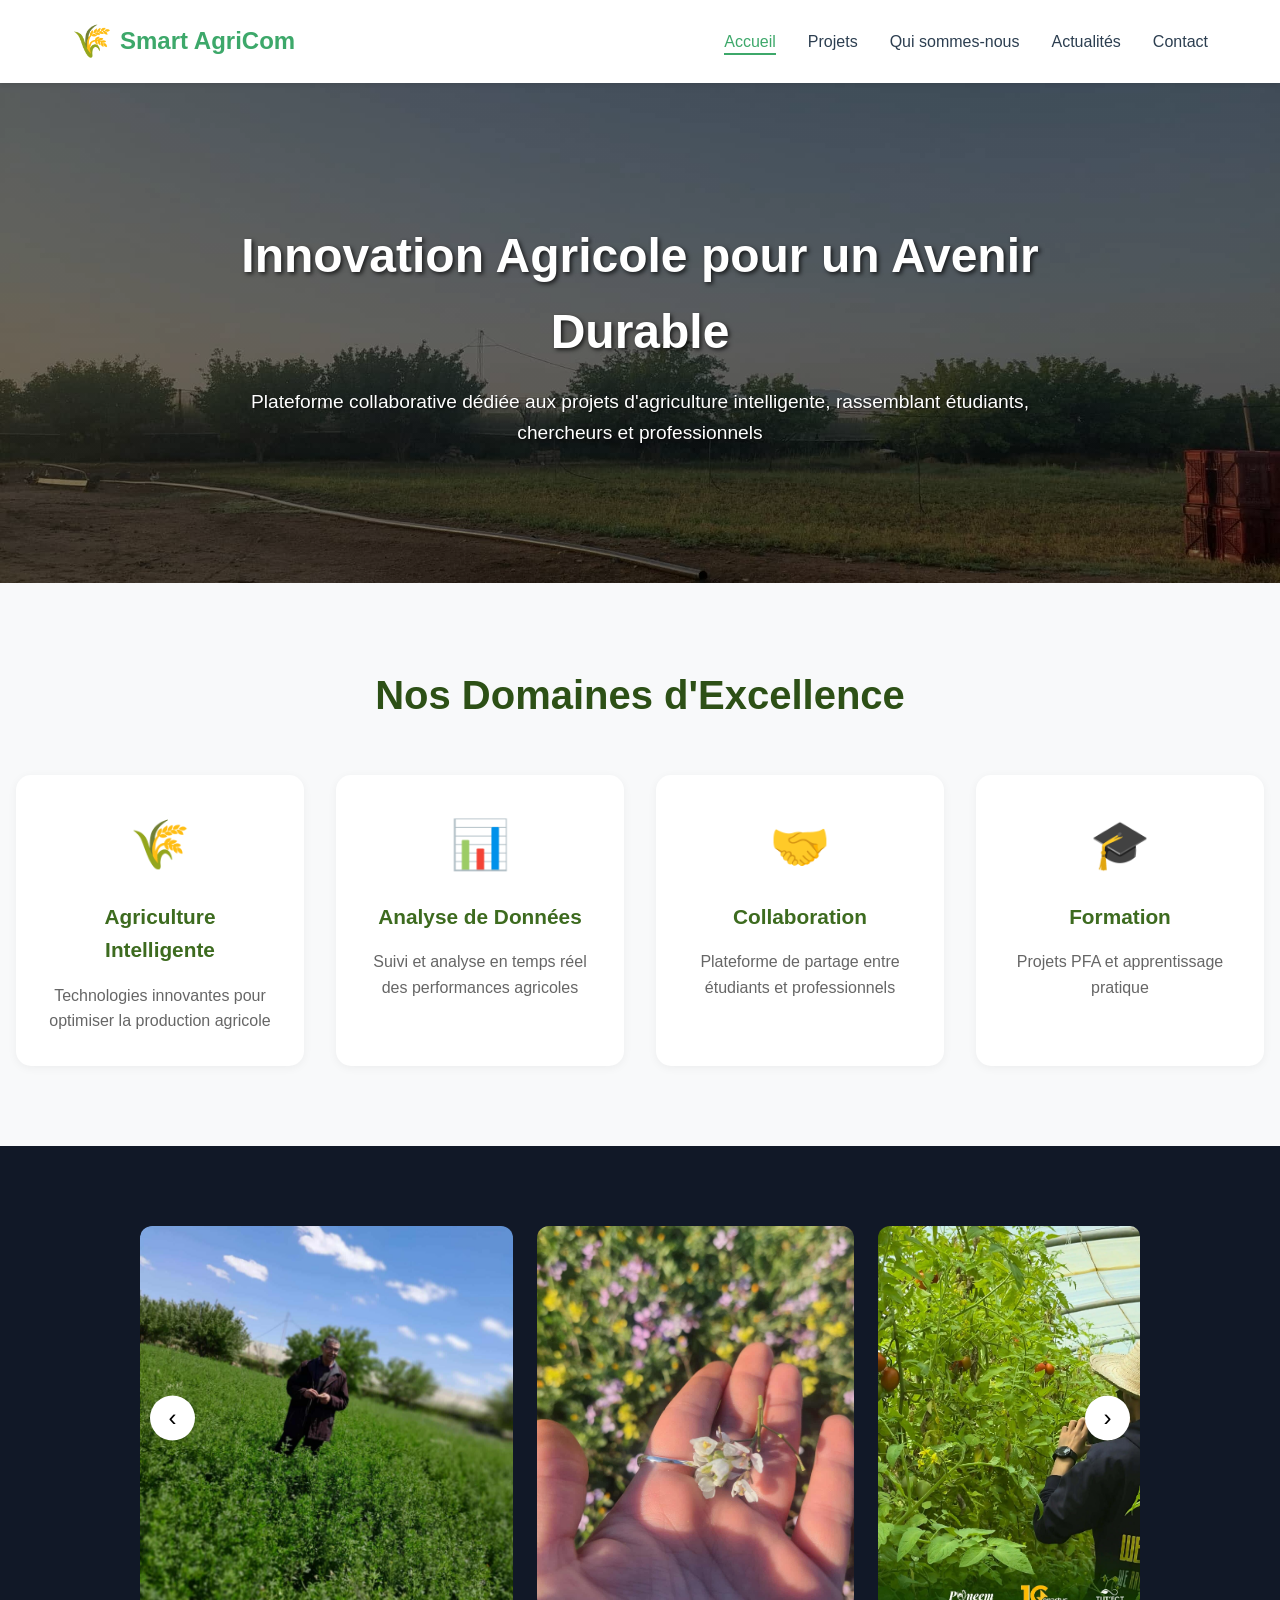
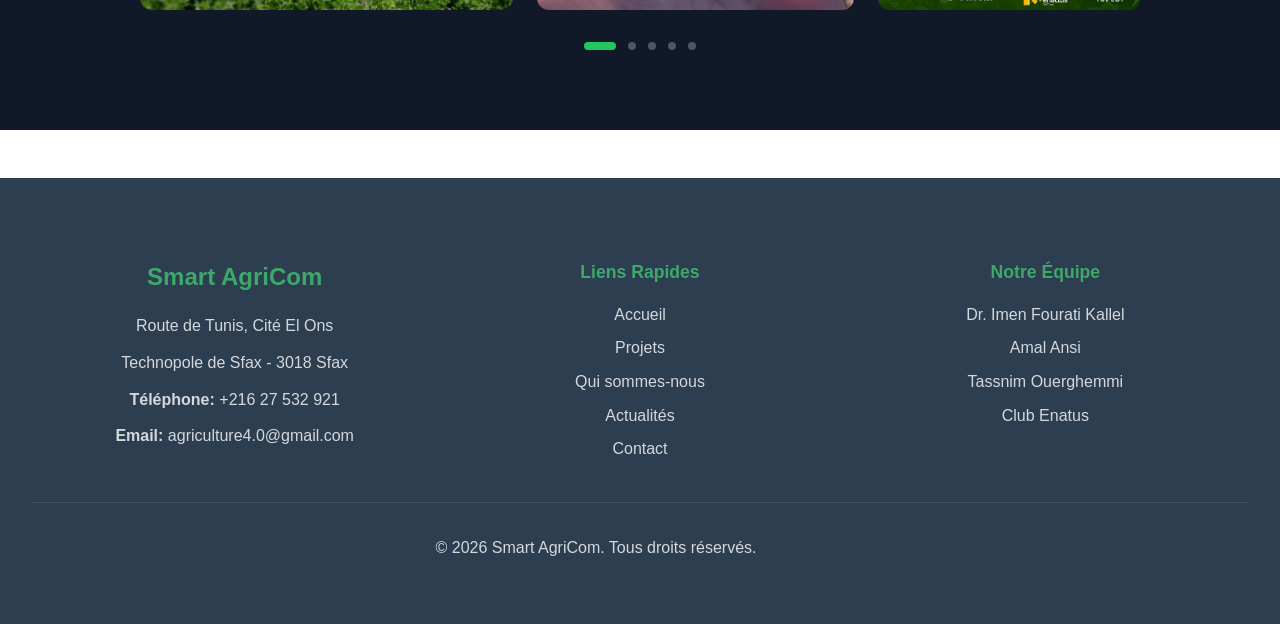
<file: SmartAgriCom with html+css+js - Copie/index.html>
<!DOCTYPE html>
<html lang="fr">
<head>
    <meta charset="UTF-8">
    <meta name="viewport" content="width=device-width, initial-scale=1.0">
    <title>Smart AgriCom - Innovation Agricole</title>
    <link rel="stylesheet" href="styles.css">
</head>
<body>
    <nav class="navbar">
        <div class="nav-container">
            <div class="logo">
                <span class="logo-icon">🌾</span>
                <span class="logo-text">Smart AgriCom</span>
            </div>
            <ul class="nav-menu">
                <li><a href="index.html" class="nav-link active">Accueil</a></li>
                <li><a href="projets.html" class="nav-link">Projets</a></li>
                <li><a href="about.html" class="nav-link">Qui sommes-nous</a></li>
                <li><a href="news.html" class="nav-link">Actualités</a></li>
                <li><a href="contact.html" class="nav-link">Contact</a></li>
            </ul>
        </div>
    </nav>

    <section class="hero">
        <div class="hero-content">
            <h1 class="hero-title">Innovation Agricole pour un Avenir Durable</h1>
            <p class="hero-subtitle">Plateforme collaborative dédiée aux projets d'agriculture intelligente, rassemblant étudiants, chercheurs et professionnels</p>
        </div>
    </section>

            <!-- ===== FEATURES SECTION ===== -->
        <section class="features">
            <div class="container">
                <h2 class="section-title">Nos Domaines d'Excellence</h2>
                <div class="features-grid">
                    <!-- Feature 1 -->
                    <div class="feature-card">
                        <div class="feature-icon">🌾</div>
                        <h3>Agriculture Intelligente</h3>
                        <p>Technologies innovantes pour optimiser la production agricole</p>
                    </div>

                    <!-- Feature 2 -->
                    <div class="feature-card">
                        <div class="feature-icon">📊</div>
                        <h3>Analyse de Données</h3>
                        <p>Suivi et analyse en temps réel des performances agricoles</p>
                    </div>

                    <!-- Feature 3 -->
                    <div class="feature-card">
                        <div class="feature-icon">🤝</div>
                        <h3>Collaboration</h3>
                        <p>Plateforme de partage entre étudiants et professionnels</p>
                    </div>

                    <!-- Feature 4 -->
                    <div class="feature-card">
                        <div class="feature-icon">🎓</div>
                        <h3>Formation</h3>
                        <p>Projets PFA et apprentissage pratique</p>
                    </div>
                </div>
            </div>
        </section>

        <!-- ===== SERVICES/CAROUSEL SECTION ===== -->
        <section id="services" class="services">
            <div class="container">
                <div class="carousel">
                    <!-- Previous Button -->
                    <button class="nav prev" id="carousel-prev">‹</button>

                    <!-- Carousel Viewport -->
                    <div class="viewport">
                        <div class="track" id="carousel-track">
                            <!-- Slide 1 -->
                            <div class="slide">
                                <img src="assets/img/101.jpg" alt="Serre agricole moderne">
                            </div>

                            <!-- Slide 2 -->
                            <div class="slide">
                                <img src="assets/img/98.jpg" alt="Agriculture de précision">
                            </div>

                            <!-- Slide 3 -->
                            <div class="slide">
                                <img src="assets/img/99.jpg" alt="Irrigation moderne">
                            </div>

                            <!-- Slide 4 -->
                            <div class="slide">
                                <img src="assets/img/501.jpg" alt="Culture biologique">
                            </div>

                            <!-- Slide 5 -->
                            <div class="slide">
                                <img src="assets/img/87.jpg" alt="Récolte">
                            </div>

                            <!-- Slide 6 -->
                            <div class="slide">
                                <img src="assets/img/32.jpg" alt="Récolte">
                            </div>

                            <!-- Slide 7 -->
                            <div class="slide">
                                <img src="assets/img/31.jpg" alt="Récolte">
                            </div>
                        </div>
                    </div>

                    <!-- Next Button -->
                    <button class="nav next" id="carousel-next">›</button>
                </div>

                <!-- Dots Navigation -->
                <div class="dots" id="carousel-dots">
                    <span class="dot active" data-slide="0"></span>
                    <span class="dot" data-slide="1"></span>
                    <span class="dot" data-slide="2"></span>
                    <span class="dot" data-slide="3"></span>
                    <span class="dot" data-slide="4"></span>
                </div>
            </div>
        </section>



    <!-- ============= FOOTER ============= -->
    <footer id="footer" class="footer dark-background">
        <div class="footer-top">
            <div class="container-xl">
                <div class="footer-grid">
                    <div class="footer-about">
                        <h3 class="sitename">Smart AgriCom</h3>
                        <div class="footer-contact">
                            <p>Route de Tunis, Cité El Ons</p>
                            <p>Technopole de Sfax - 3018 Sfax</p>
                            <p class="mt-3"><strong>Téléphone:</strong> <span>+216 27 532 921</span></p>
                            <p><strong>Email:</strong> <span>agriculture4.0@gmail.com</span></p>
                        </div>
                    </div>

                    <div class="footer-links">
                        <h4>Liens Rapides</h4>
                        <ul>
                            <li><a href="#" onclick="loadPage('accueil')">Accueil</a></li>
                            <li><a href="#" onclick="loadPage('projets')">Projets</a></li>
                            <li><a href="#" onclick="loadPage('quisommesnous')">Qui sommes-nous</a></li>
                            <li><a href="#" onclick="loadPage('actualites')">Actualités</a></li>
                            <li><a href="#" onclick="loadPage('contact')">Contact</a></li>
                        </ul>
                    </div>

                    <div class="footer-links">
                        <h4>Notre Équipe</h4>
                        <ul>
                            <li><a href="#">Dr. Imen Fourati Kallel</a></li>
                            <li><a href="#">Amal Ansi</a></li>
                            <li><a href="#">Tassnim Ouerghemmi</a></li>
                            <li><a href="#">Club Enatus</a></li>
                        </ul>
                    </div>
                </div>
            </div>
        </div>

        <div class="copyright text-center">
            <div class="footer-bottom">
                <div class="copyright-text">
                    <p>&copy; 2026 Smart AgriCom. Tous droits réservés.</p>
                </div>

                <div class="social-links">
                    <a href="#" title="Twitter"><i class="fab fa-twitter"></i></a>
                    <a href="#" title="Facebook"><i class="fab fa-facebook"></i></a>
                    <a href="#" title="Instagram"><i class="fab fa-instagram"></i></a>
                    <a href="#" title="LinkedIn"><i class="fab fa-linkedin"></i></a>
                </div>
            </div>
        </div>
    </footer>

    <script src="script.js"></script>
</body>
</html>
</file>
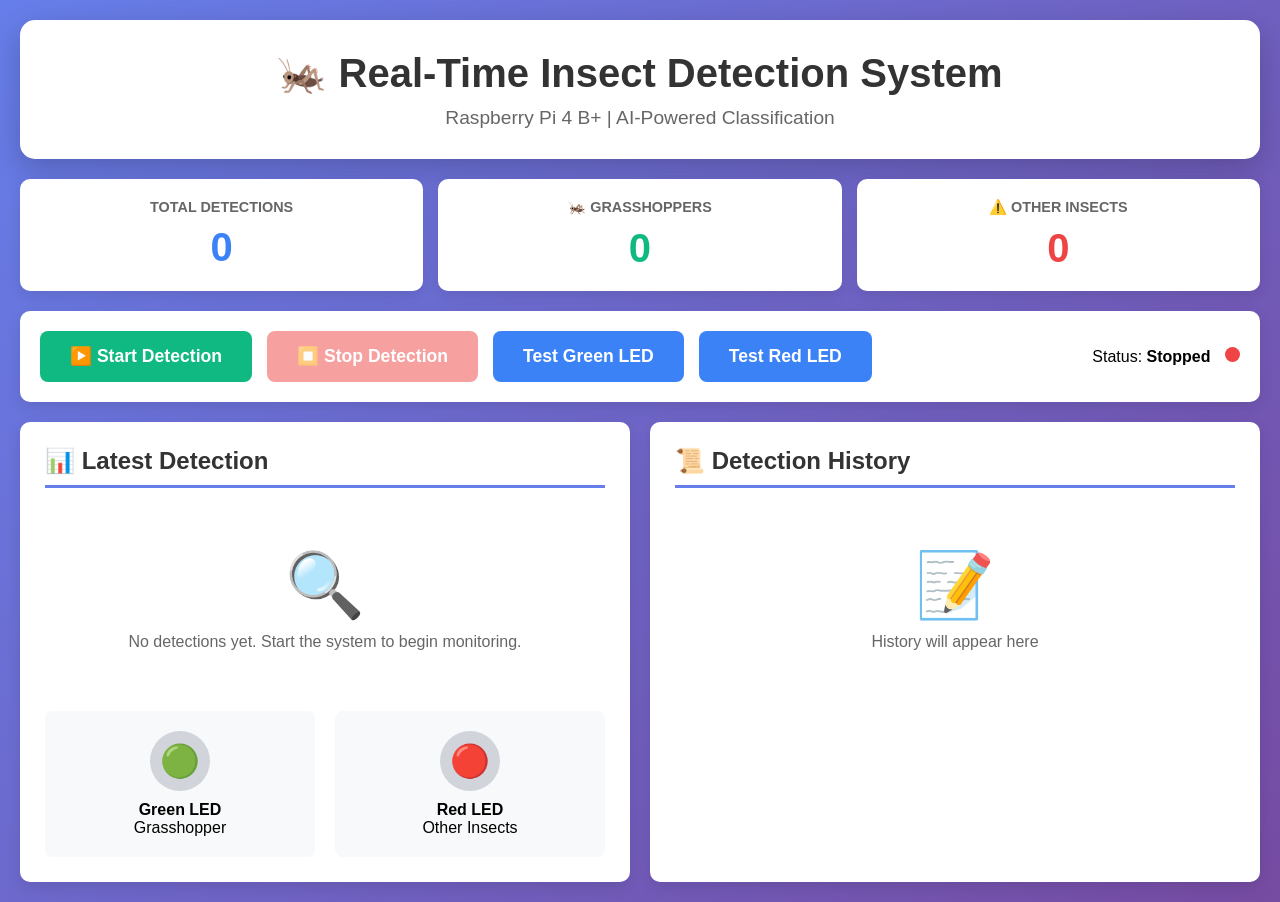
<file: templates/index.html>
<!DOCTYPE html>
<html lang="en">
<head>
    <meta charset="UTF-8">
    <meta name="viewport" content="width=device-width, initial-scale=1.0">
    <title>🦗 Insect Detection System</title>
    <script src="https://cdn.socket.io/4.5.4/socket.io.min.js"></script>
    <style>
        * {
            margin: 0;
            padding: 0;
            box-sizing: border-box;
        }

        body {
            font-family: 'Segoe UI', Tahoma, Geneva, Verdana, sans-serif;
            background: linear-gradient(135deg, #667eea 0%, #764ba2 100%);
            min-height: 100vh;
            padding: 20px;
        }

        .container {
            max-width: 1400px;
            margin: 0 auto;
        }

        header {
            background: white;
            padding: 30px;
            border-radius: 15px;
            box-shadow: 0 10px 30px rgba(0,0,0,0.2);
            margin-bottom: 20px;
            text-align: center;
        }

        h1 {
            color: #333;
            font-size: 2.5em;
            margin-bottom: 10px;
        }

        .subtitle {
            color: #666;
            font-size: 1.2em;
        }

        .status-bar {
            display: flex;
            gap: 15px;
            margin-bottom: 20px;
            flex-wrap: wrap;
        }

        .status-card {
            flex: 1;
            min-width: 200px;
            background: white;
            padding: 20px;
            border-radius: 10px;
            box-shadow: 0 5px 15px rgba(0,0,0,0.1);
            text-align: center;
        }

        .status-card h3 {
            color: #666;
            font-size: 0.9em;
            text-transform: uppercase;
            margin-bottom: 10px;
        }

        .status-card .value {
            font-size: 2.5em;
            font-weight: bold;
            color: #333;
        }

        .status-card.green .value {
            color: #10b981;
        }

        .status-card.red .value {
            color: #ef4444;
        }

        .status-card.blue .value {
            color: #3b82f6;
        }

        .controls {
            background: white;
            padding: 20px;
            border-radius: 10px;
            box-shadow: 0 5px 15px rgba(0,0,0,0.1);
            margin-bottom: 20px;
            display: flex;
            gap: 15px;
            flex-wrap: wrap;
            align-items: center;
        }

        button {
            padding: 15px 30px;
            border: none;
            border-radius: 8px;
            font-size: 1.1em;
            font-weight: bold;
            cursor: pointer;
            transition: all 0.3s;
            color: white;
        }

        button:hover {
            transform: translateY(-2px);
            box-shadow: 0 5px 15px rgba(0,0,0,0.2);
        }

        .btn-start {
            background: #10b981;
        }

        .btn-stop {
            background: #ef4444;
        }

        .btn-test {
            background: #3b82f6;
        }

        button:disabled {
            opacity: 0.5;
            cursor: not-allowed;
            transform: none;
        }

        .status-indicator {
            display: inline-block;
            width: 15px;
            height: 15px;
            border-radius: 50%;
            margin-left: 10px;
            animation: pulse 2s infinite;
        }

        .status-indicator.running {
            background: #10b981;
        }

        .status-indicator.stopped {
            background: #ef4444;
        }

        @keyframes pulse {
            0%, 100% { opacity: 1; }
            50% { opacity: 0.5; }
        }

        .main-content {
            display: grid;
            grid-template-columns: 1fr 1fr;
            gap: 20px;
        }

        @media (max-width: 1024px) {
            .main-content {
                grid-template-columns: 1fr;
            }
        }

        .card {
            background: white;
            padding: 25px;
            border-radius: 10px;
            box-shadow: 0 5px 15px rgba(0,0,0,0.1);
        }

        .card h2 {
            color: #333;
            margin-bottom: 20px;
            font-size: 1.5em;
            border-bottom: 3px solid #667eea;
            padding-bottom: 10px;
        }

        .detection-item {
            background: #f8f9fa;
            padding: 15px;
            border-radius: 8px;
            margin-bottom: 10px;
            border-left: 5px solid #667eea;
            animation: slideIn 0.3s;
        }

        .detection-item.grasshopper {
            border-left-color: #10b981;
            background: #f0fdf4;
        }

        .detection-item.other {
            border-left-color: #ef4444;
            background: #fef2f2;
        }

        @keyframes slideIn {
            from {
                opacity: 0;
                transform: translateX(-20px);
            }
            to {
                opacity: 1;
                transform: translateX(0);
            }
        }

        .detection-header {
            display: flex;
            justify-content: space-between;
            align-items: center;
            margin-bottom: 8px;
        }

        .detection-type {
            font-weight: bold;
            font-size: 1.1em;
        }

        .detection-type.grasshopper {
            color: #10b981;
        }

        .detection-type.other {
            color: #ef4444;
        }

        .detection-confidence {
            background: #667eea;
            color: white;
            padding: 4px 12px;
            border-radius: 20px;
            font-size: 0.9em;
        }

        .detection-time {
            color: #666;
            font-size: 0.9em;
        }

        .led-status {
            display: flex;
            gap: 20px;
            margin-top: 20px;
        }

        .led-indicator {
            flex: 1;
            text-align: center;
            padding: 20px;
            border-radius: 8px;
            background: #f8f9fa;
        }

        .led-icon {
            width: 60px;
            height: 60px;
            margin: 0 auto 10px;
            border-radius: 50%;
            display: flex;
            align-items: center;
            justify-content: center;
            font-size: 2em;
        }

        .led-icon.green {
            background: #10b981;
            box-shadow: 0 0 20px #10b981;
        }

        .led-icon.red {
            background: #ef4444;
            box-shadow: 0 0 20px #ef4444;
        }

        .led-icon.off {
            background: #d1d5db;
            box-shadow: none;
        }

        .notification {
            position: fixed;
            top: 20px;
            right: 20px;
            background: white;
            padding: 20px;
            border-radius: 10px;
            box-shadow: 0 10px 30px rgba(0,0,0,0.3);
            max-width: 400px;
            animation: slideInRight 0.3s;
            z-index: 1000;
        }

        @keyframes slideInRight {
            from {
                transform: translateX(400px);
            }
            to {
                transform: translateX(0);
            }
        }

        .notification.success {
            border-left: 5px solid #10b981;
        }

        .notification.danger {
            border-left: 5px solid #ef4444;
        }

        .empty-state {
            text-align: center;
            padding: 40px;
            color: #666;
        }

        .empty-state-icon {
            font-size: 4em;
            margin-bottom: 10px;
        }

        #history {
            max-height: 500px;
            overflow-y: auto;
        }

        #history::-webkit-scrollbar {
            width: 8px;
        }

        #history::-webkit-scrollbar-track {
            background: #f1f1f1;
            border-radius: 10px;
        }

        #history::-webkit-scrollbar-thumb {
            background: #667eea;
            border-radius: 10px;
        }

        .loading {
            text-align: center;
            padding: 20px;
            color: #666;
        }

        .spinner {
            border: 3px solid #f3f3f3;
            border-top: 3px solid #667eea;
            border-radius: 50%;
            width: 40px;
            height: 40px;
            animation: spin 1s linear infinite;
            margin: 0 auto;
        }

        @keyframes spin {
            0% { transform: rotate(0deg); }
            100% { transform: rotate(360deg); }
        }
    </style>
</head>
<body>
    <div class="container">
        <header>
            <h1>🦗 Real-Time Insect Detection System</h1>
            <p class="subtitle">Raspberry Pi 4 B+ | AI-Powered Classification</p>
        </header>

        <div class="status-bar">
            <div class="status-card blue">
                <h3>Total Detections</h3>
                <div class="value" id="total-count">0</div>
            </div>
            <div class="status-card green">
                <h3>🦗 Grasshoppers</h3>
                <div class="value" id="grasshopper-count">0</div>
            </div>
            <div class="status-card red">
                <h3>⚠️ Other Insects</h3>
                <div class="value" id="other-count">0</div>
            </div>
        </div>

        <div class="controls">
            <button class="btn-start" id="btn-start" onclick="startDetection()">
                ▶️ Start Detection
            </button>
            <button class="btn-stop" id="btn-stop" onclick="stopDetection()" disabled>
                ⏹️ Stop Detection
            </button>
            <button class="btn-test" onclick="testLED('green')">
                Test Green LED
            </button>
            <button class="btn-test" onclick="testLED('red')">
                Test Red LED
            </button>
            <div style="flex: 1"></div>
            <div>
                Status: <strong id="status-text">Stopped</strong>
                <span class="status-indicator stopped" id="status-indicator"></span>
            </div>
        </div>

        <div class="main-content">
            <div class="card">
                <h2>📊 Latest Detection</h2>
                <div id="latest-detection">
                    <div class="empty-state">
                        <div class="empty-state-icon">🔍</div>
                        <p>No detections yet. Start the system to begin monitoring.</p>
                    </div>
                </div>
                
                <div class="led-status">
                    <div class="led-indicator">
                        <div class="led-icon off" id="green-led">🟢</div>
                        <div><strong>Green LED</strong></div>
                        <div>Grasshopper</div>
                    </div>
                    <div class="led-indicator">
                        <div class="led-icon off" id="red-led">🔴</div>
                        <div><strong>Red LED</strong></div>
                        <div>Other Insects</div>
                    </div>
                </div>
            </div>

            <div class="card">
                <h2>📜 Detection History</h2>
                <div id="history">
                    <div class="empty-state">
                        <div class="empty-state-icon">📝</div>
                        <p>History will appear here</p>
                    </div>
                </div>
            </div>
        </div>
    </div>

    <script>
        // Socket.IO connection
        const socket = io();

        // State
        let isRunning = false;

        // Connect to server
        socket.on('connect', function() {
            console.log('Connected to server');
            loadStatus();
            loadHistory();
        });

        // Listen for new detections
        socket.on('new_detection', function(data) {
            console.log('New detection:', data);
            updateLatestDetection(data);
            addToHistory(data);
            updateStats();
            showNotification(data);
            flashLED(data.is_grasshopper ? 'green' : 'red');
        });

        // Listen for status changes
        socket.on('status_change', function(data) {
            isRunning = data.running;
            updateUI();
        });

        // Load initial status
        function loadStatus() {
            fetch('/api/status')
                .then(response => response.json())
                .then(data => {
                    isRunning = data.running;
                    if (data.last_detection) {
                        updateLatestDetection(data.last_detection);
                    }
                    updateStats();
                    updateUI();
                });
        }

        // Load history
        function loadHistory() {
            fetch('/api/history')
                .then(response => response.json())
                .then(data => {
                    const historyDiv = document.getElementById('history');
                    if (data.length === 0) {
                        historyDiv.innerHTML = `
                            <div class="empty-state">
                                <div class="empty-state-icon">📝</div>
                                <p>History will appear here</p>
                            </div>
                        `;
                    } else {
                        historyDiv.innerHTML = data.map(item => createHistoryItem(item)).join('');
                    }
                });
        }

        // Update statistics
        function updateStats() {
            fetch('/api/stats')
                .then(response => response.json())
                .then(data => {
                    document.getElementById('total-count').textContent = data.total;
                    document.getElementById('grasshopper-count').textContent = data.grasshopper;
                    document.getElementById('other-count').textContent = data.other;
                });
        }

        // Start detection
        function startDetection() {
            fetch('/api/start', { method: 'POST' })
                .then(response => response.json())
                .then(data => {
                    console.log(data.message);
                });
        }

        // Stop detection
        function stopDetection() {
            fetch('/api/stop', { method: 'POST' })
                .then(response => response.json())
                .then(data => {
                    console.log(data.message);
                });
        }

        // Test LED
        function testLED(type) {
            fetch('/api/test_led', {
                method: 'POST',
                headers: { 'Content-Type': 'application/json' },
                body: JSON.stringify({ type: type })
            })
            .then(response => response.json())
            .then(data => {
                flashLED(type);
                alert(data.message);
            });
        }

        // Update UI based on running state
        function updateUI() {
            document.getElementById('btn-start').disabled = isRunning;
            document.getElementById('btn-stop').disabled = !isRunning;
            document.getElementById('status-text').textContent = isRunning ? 'Running' : 'Stopped';
            
            const indicator = document.getElementById('status-indicator');
            indicator.className = 'status-indicator ' + (isRunning ? 'running' : 'stopped');
        }

        // Update latest detection display
        function updateLatestDetection(data) {
            const className = data.is_grasshopper ? 'grasshopper' : 'other';
            const html = `
                <div class="detection-item ${className}">
                    <div class="detection-header">
                        <span class="detection-type ${className}">
                            ${data.is_grasshopper ? '🦗' : '⚠️'} ${data.type}
                        </span>
                        <span class="detection-confidence">${data.confidence.toFixed(1)}%</span>
                    </div>
                    <div class="detection-time">⏰ ${data.timestamp}</div>
                </div>
            `;
            document.getElementById('latest-detection').innerHTML = html;
        }

        // Create history item HTML
        function createHistoryItem(data) {
            const className = data.is_grasshopper ? 'grasshopper' : 'other';
            return `
                <div class="detection-item ${className}">
                    <div class="detection-header">
                        <span class="detection-type ${className}">
                            ${data.is_grasshopper ? '🦗' : '⚠️'} ${data.type}
                        </span>
                        <span class="detection-confidence">${data.confidence.toFixed(1)}%</span>
                    </div>
                    <div class="detection-time">⏰ ${data.timestamp}</div>
                </div>
            `;
        }

        // Add detection to history
        function addToHistory(data) {
            const historyDiv = document.getElementById('history');
            const isEmpty = historyDiv.querySelector('.empty-state');
            
            if (isEmpty) {
                historyDiv.innerHTML = '';
            }
            
            historyDiv.insertAdjacentHTML('afterbegin', createHistoryItem(data));
            
            // Keep only last 50 items in view
            const items = historyDiv.querySelectorAll('.detection-item');
            if (items.length > 50) {
                items[items.length - 1].remove();
            }
        }

        // Flash LED indicator
        function flashLED(color) {
            const ledId = color + '-led';
            const led = document.getElementById(ledId);
            led.classList.remove('off');
            led.classList.add(color);
            
            setTimeout(() => {
                led.classList.remove(color);
                led.classList.add('off');
            }, 3000);
        }

        // Show notification
        function showNotification(data) {
            const notification = document.createElement('div');
            notification.className = 'notification ' + (data.is_grasshopper ? 'success' : 'danger');
            notification.innerHTML = `
                <h3>${data.is_grasshopper ? '🦗 Grasshopper Detected!' : '⚠️ Other Insect Detected!'}</h3>
                <p><strong>${data.type}</strong> - ${data.confidence.toFixed(1)}% confidence</p>
                <p><small>${data.timestamp}</small></p>
            `;
            
            document.body.appendChild(notification);
            
            setTimeout(() => {
                notification.style.animation = 'slideInRight 0.3s reverse';
                setTimeout(() => notification.remove(), 300);
            }, 4000);
        }

        // Initial load
        loadStatus();
        loadHistory();
    </script>
</body>
</html>
</file>
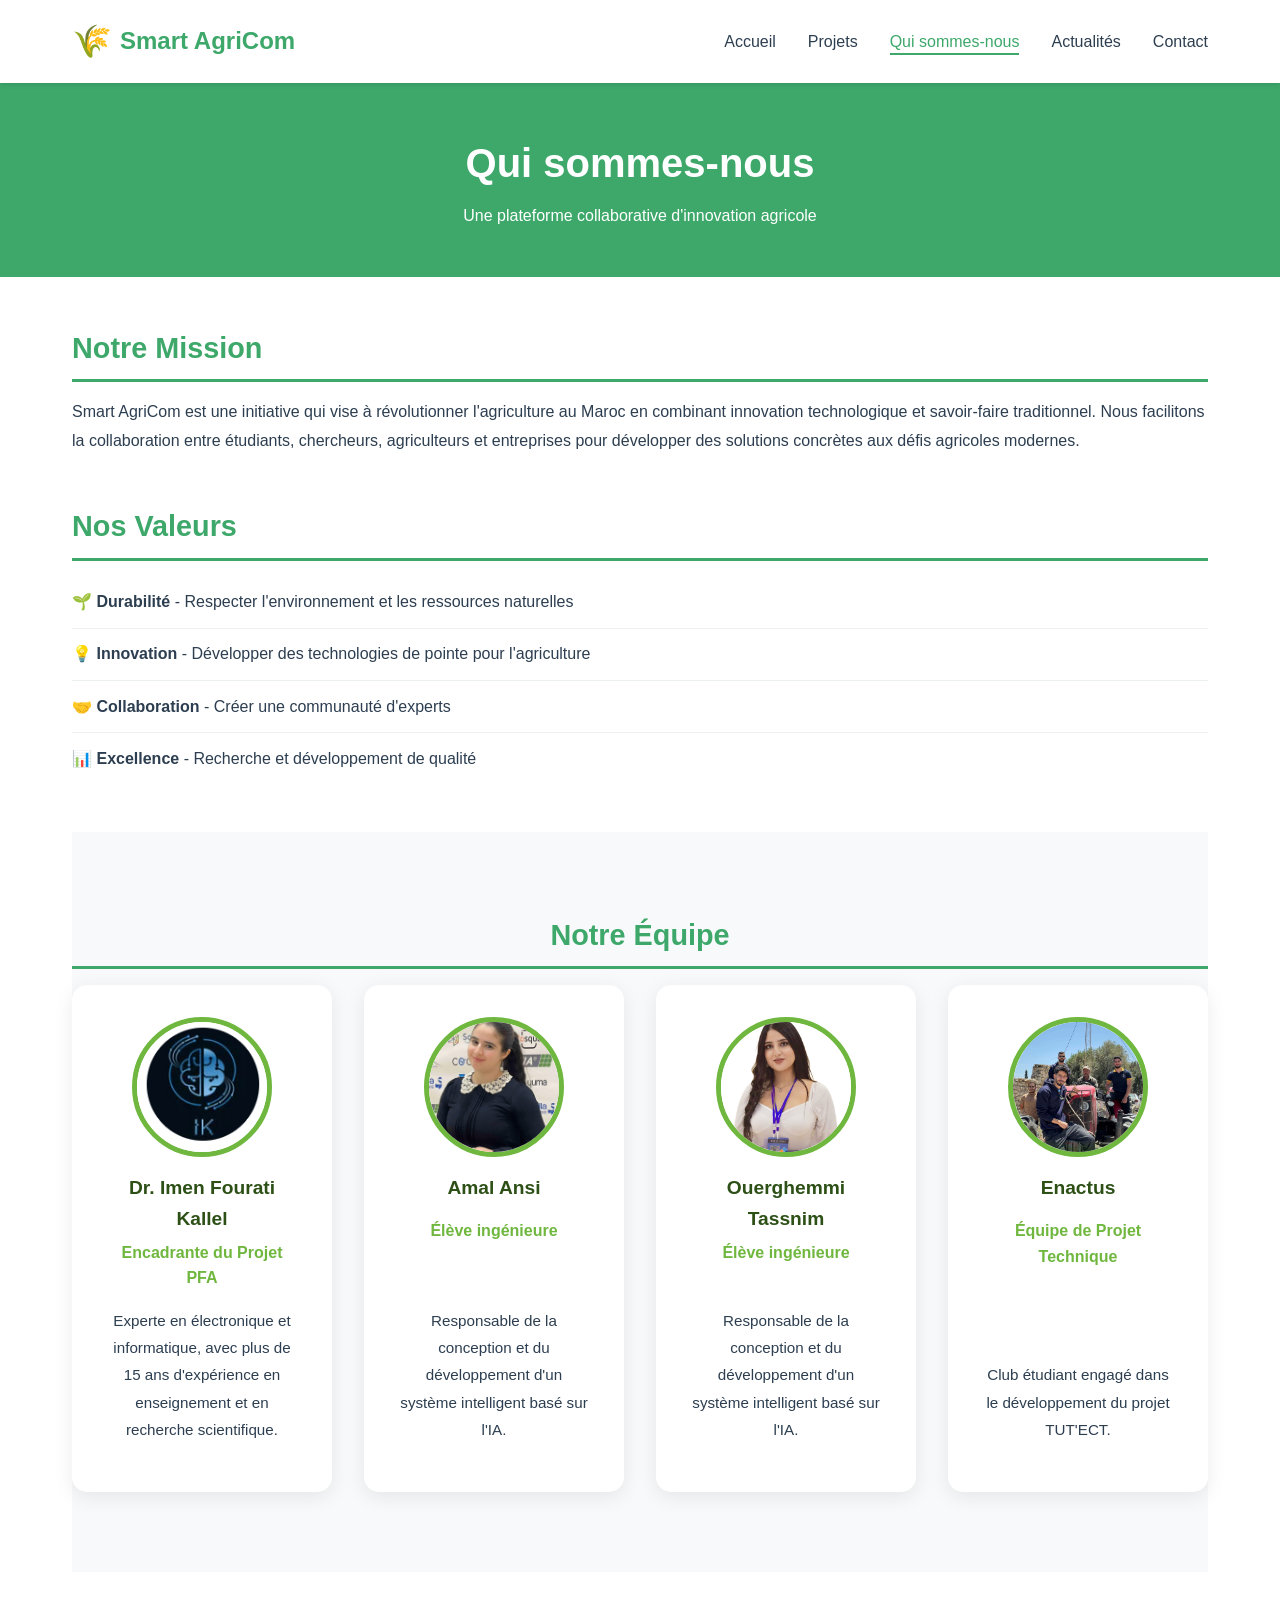
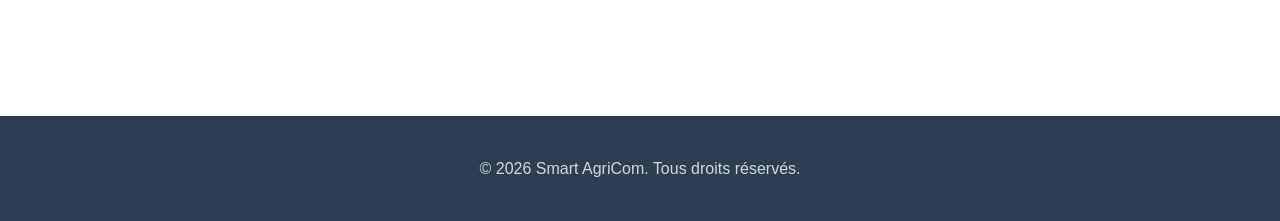
<file: SmartAgriCom with html+css+js - Copie/about.html>
<!DOCTYPE html>
<html lang="fr">
<head>
    <meta charset="UTF-8">
    <meta name="viewport" content="width=device-width, initial-scale=1.0">
    <title>Qui sommes-nous - Smart AgriCom</title>
    <link rel="stylesheet" href="styles.css">
</head>
<body>
    <nav class="navbar">
        <div class="nav-container">
            <div class="logo">
                <span class="logo-icon">🌾</span>
                <span class="logo-text">Smart AgriCom</span>
            </div>
            <ul class="nav-menu">
                <li><a href="index.html" class="nav-link">Accueil</a></li>
                <li><a href="projets.html" class="nav-link">Projets</a></li>
                <li><a href="about.html" class="nav-link active">Qui sommes-nous</a></li>
                <li><a href="news.html" class="nav-link">Actualités</a></li>
                <li><a href="contact.html" class="nav-link">Contact</a></li>
            </ul>
        </div>
    </nav>

    <section class="about-header">
        <h1>Qui sommes-nous</h1>
        <p>Une plateforme collaborative d'innovation agricole</p>
    </section>

    <section class="about-content">
        <div class="about-section">
            <h2>Notre Mission</h2>
            <p>
                Smart AgriCom est une initiative qui vise à révolutionner l'agriculture au Maroc en combinant
                innovation technologique et savoir-faire traditionnel. Nous facilitons la collaboration entre
                étudiants, chercheurs, agriculteurs et entreprises pour développer des solutions concrètes
                aux défis agricoles modernes.
            </p>
        </div>

        <div class="about-section">
            <h2>Nos Valeurs</h2>
            <ul class="values-list">
                <li>🌱 <strong>Durabilité</strong> - Respecter l'environnement et les ressources naturelles</li>
                <li>💡 <strong>Innovation</strong> - Développer des technologies de pointe pour l'agriculture</li>
                <li>🤝 <strong>Collaboration</strong> - Créer une communauté d'experts</li>
                <li>📊 <strong>Excellence</strong> - Recherche et développement de qualité</li>
            </ul>
        </div>

        <div class="about-section equipe">
            <h2>Notre Équipe</h2>

            <div class="equipe-grid">
                <div class="membre-card">
                    <div class="membre-top">
                        <div class="membre-photo">
                            <img src="assets/img/30.png" alt="Dr. Imen Fourati Kallel">
                        </div>
                        <h3>Dr. Imen Fourati Kallel</h3>
                        <div class="membre-role">Encadrante du Projet PFA</div>
                    </div>
                    <p>Experte en électronique et informatique, avec plus de 15 ans d'expérience en enseignement et en recherche scientifique.</p>
                </div>

                <div class="membre-card">
                    <div class="membre-top">
                        <div class="membre-photo">
                            <img src="assets/img/22.jpg" alt="Amal Ansi">
                        </div>
                        <h3>Amal Ansi</h3>
                        <div class="membre-role">Élève ingénieure</div>
                    </div>
                    <p>Responsable de la conception et du développement d'un système intelligent basé sur l'IA.</p>
                </div>

                <div class="membre-card">
                    <div class="membre-top">
                        <div class="membre-photo">
                            <img src="assets/img/56.png" alt="Tassnim Ouerghemmi">
                        </div>
                        <h3>Ouerghemmi Tassnim</h3>
                        <div class="membre-role">Élève ingénieure</div>
                    </div>
                    <p>Responsable de la conception et du développement d'un système intelligent basé sur l'IA.</p>
                </div>

                <div class="membre-card">
                    <div class="membre-top">
                        <div class="membre-photo">
                            <img src="assets/img/100.jpg" alt="Enactus">
                        </div>
                        <h3>Enactus</h3>
                        <div class="membre-role">Équipe de Projet Technique</div>
                    </div>
                    <p>Club étudiant engagé dans le développement du projet TUT'ECT.</p>
                </div>
            </div>
        </div>
    </section>

    <footer class="footer">
        <div class="footer-content">
            <p>&copy; 2026 Smart AgriCom. Tous droits réservés.</p>
        </div>
    </footer>

    <script src="script.js"></script>
</body>
</html>
</file>
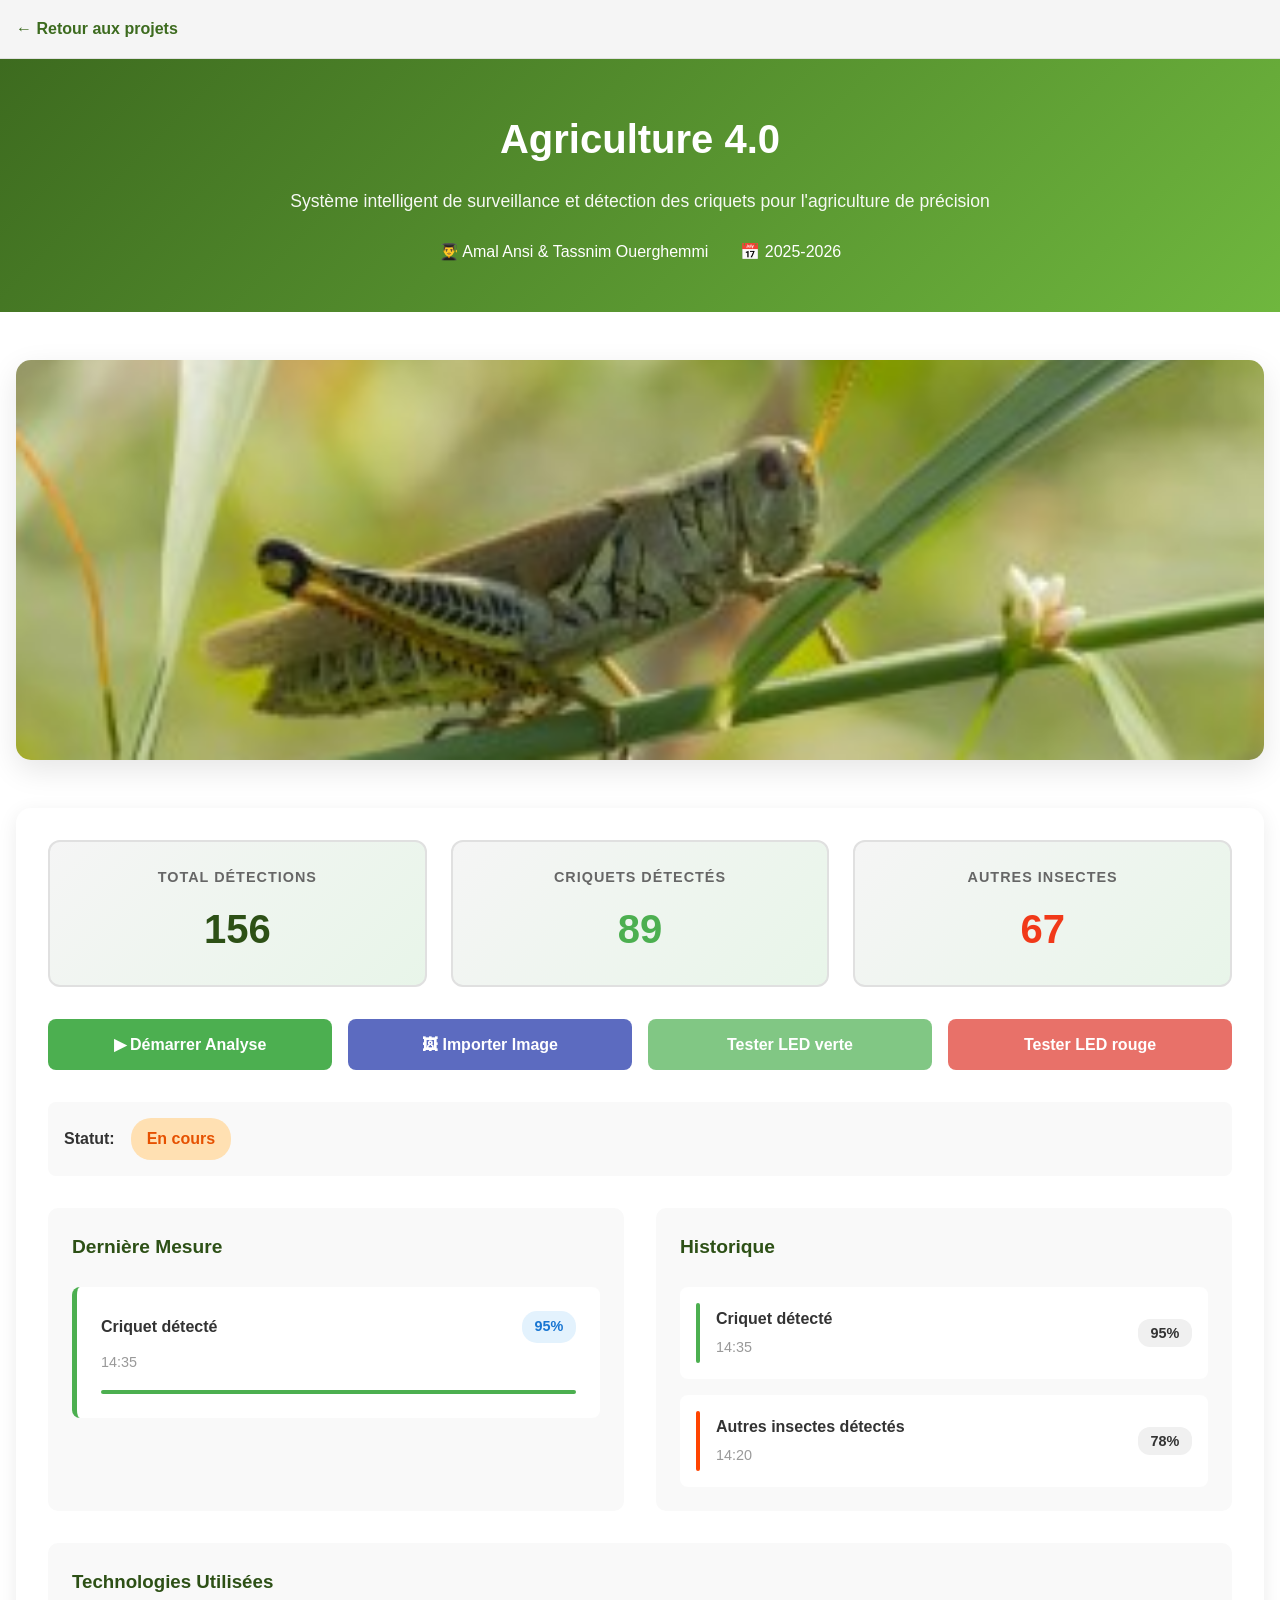
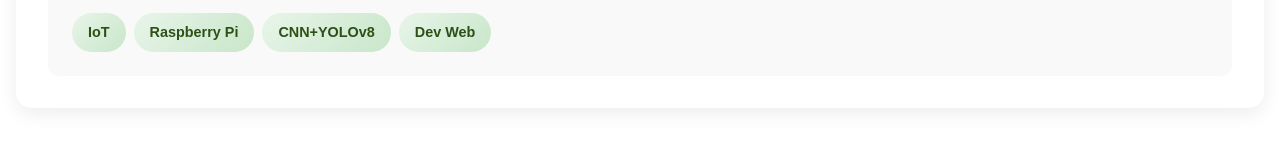
<file: SmartAgriCom with html+css+js - Copie/agriculture4.html>
<!DOCTYPE html>
<html lang="fr">
<head>
    <meta charset="UTF-8">
    <meta name="viewport" content="width=device-width, initial-scale=1.0">
    <title>Agriculture 4.0 - Smart AgriCom</title>
    <link rel="stylesheet" href="https://cdnjs.cloudflare.com/ajax/libs/font-awesome/6.4.0/css/all.min.css">
    <link rel="stylesheet" href="criquets.css">
</head>
<body>
    <div class="projet-detail-page">
        <!-- ===== HEADER BACK ===== -->
        <div class="header-back">
            <div class="container">
                <a href="#" class="back-link" onclick="history.back(); return false;">← Retour aux projets</a>
            </div>
        </div>

        <!-- ===== PROJECT HEADER ===== -->
        <div class="projet-header">
            <div class="container">
                <h1>Agriculture 4.0</h1>
                <p>Système intelligent de surveillance et détection des criquets pour l'agriculture de précision</p>
                <div class="projet-meta">
                    <span class="meta-item">👨‍🎓 Amal Ansi & Tassnim Ouerghemmi</span>
                    <span class="meta-item">📅 2025-2026</span>
                </div>
            </div>
        </div>

        <!-- ===== MAIN CONTENT ===== -->
        <div class="container">
            <div class="detail-content">
                <!-- PROJECT IMAGE -->
                <div class="project-image">
                    <img src="assets/img/138.jpg" alt="Agriculture 4.0">
                </div>

                <!-- DASHBOARD -->
                <div class="dashboard">
                    <!-- STATISTICS ROW -->
                    <div class="stats-row">
                        <div class="stat-card">
                            <div class="stat-label">Total détections</div>
                            <div class="stat-value">156</div>
                        </div>
                        <div class="stat-card">
                            <div class="stat-label">Criquets détectés</div>
                            <div class="stat-value" style="color: #4caf50;">89</div>
                        </div>
                        <div class="stat-card">
                            <div class="stat-label">Autres insectes</div>
                            <div class="stat-value" style="color: #f13919;">67</div>
                        </div>
                    </div>

                    <!-- ACTION BUTTONS -->
                    <div class="actions-row">
                        <button class="action-btn btn-start" id="btn-start">
                            ▶ Démarrer Analyse
                        </button>
                        <button class="action-btn btn-stop hidden" id="btn-stop">
                            ⏹ Arrêter Analyse
                        </button>
                        <button class="action-btn btn-upload-image" id="btn-upload-image">
                            🖼 Importer Image
                        </button>
                        <button class="action-btn btn-test-green" id="btn-test-green">
                            Tester LED verte
                        </button>
                        <button class="action-btn btn-test-red" id="btn-test-red">
                            Tester LED rouge
                        </button>
                    </div>
                    <input type="file" id="image-upload-input" accept="image/*" class="hidden">

                    <!-- STATUS BAR -->
                    <div class="status-bar">
                        <span class="status-label">Statut:</span>
                        <span class="status-encours">En cours</span>
                    </div>

                    <!-- CAMERA SECTION (Hidden by default) -->
                    <div class="camera-section hidden" id="camera-section">
                        <h3>Flux de Caméra - Détection en Direct</h3>
                        <div class="camera-container">
                            <video id="camera-video" playsinline autoplay></video>
                            <canvas id="camera-canvas" style="display: none;"></canvas>
                            <div class="camera-overlay">
                                <div class="detection-info">
                                    <p id="detection-status">Initialisation caméra...</p>
                                    <div class="detection-counter">
                                        <span>Criquets détectés: <strong id="crickets-count">0</strong></span>
                                    </div>
                                </div>
                            </div>
                        </div>
                    </div>

                    <!-- IMAGE DETECTION SECTION (Hidden by default) -->
                    <div class="image-detection-section hidden" id="image-detection-section">
                        <h3>Détection sur Image Importée</h3>
                        <div class="image-detection-container">
                            <img id="uploaded-image-preview" alt="Image importée pour analyse">
                            <div class="image-detection-result">
                                <p id="image-detection-status">Aucune image importée.</p>
                            </div>
                        </div>
                    </div>

                    <!-- LATEST MEASUREMENT & HISTORY -->
                    <div class="content-grid">
                        <div class="latest-section">
                            <h3>Dernière Mesure</h3>
                            <div class="latest-item">
                                <div class="latest-header">
                                    <span class="latest-title">Criquet détecté</span>
                                    <span class="latest-percentage">95%</span>
                                </div>
                                <div class="latest-time">14:35</div>
                                <div class="latest-indicator" style="background-color: #4caf50;"></div>
                            </div>
                        </div>

                        <div class="history-section">
                            <h3>Historique</h3>
                            <div class="history-list">
                                <!-- History Item 1 -->
                                <div class="history-item">
                                    <div class="history-marker" style="border-left-color: #4caf50;"></div>
                                    <div class="history-info">
                                        <div class="history-message">Criquet détecté</div>
                                        <div class="history-time">14:35</div>
                                    </div>
                                    <div class="history-percentage">
                                        <span class="percentage-value">95%</span>
                                    </div>
                                </div>

                                <!-- History Item 2 -->
                                <div class="history-item">
                                    <div class="history-marker" style="border-left-color: #ff4400;"></div>
                                    <div class="history-info">
                                        <div class="history-message">Autres insectes détectés</div>
                                        <div class="history-time">14:20</div>
                                    </div>
                                    <div class="history-percentage">
                                        <span class="percentage-value">78%</span>
                                    </div>
                                </div>
                            </div>
                        </div>
                    </div>

                    <!-- TECHNOLOGIES SECTION -->
                    <div class="tech-section">
                        <h3>Technologies Utilisées</h3>
                        <div class="tech-badges">
                            <span class="tech-badge">IoT</span>
                            <span class="tech-badge">Raspberry Pi</span>
                            <span class="tech-badge">CNN+YOLOv8</span>
                            <span class="tech-badge">Dev Web</span>
                        </div>
                    </div>
                </div>
            </div>
        </div>
    </div>

    <!-- MODAL FOR CAMERA ERROR -->
    <div class="modal hidden" id="error-modal">
        <div class="modal-content">
            <div class="modal-header">
                <h2>Accès à la Caméra</h2>
                <button class="modal-close" id="modal-close">&times;</button>
            </div>
            <div class="modal-body">
                <p id="error-message">Une erreur s'est produite lors de l'accès à la caméra.</p>
            </div>
            <div class="modal-footer">
                <button class="btn-ok" id="btn-ok">OK</button>
            </div>
        </div>
    </div>

    <script src="criquets.js"></script>
</body>
</html>
</file>
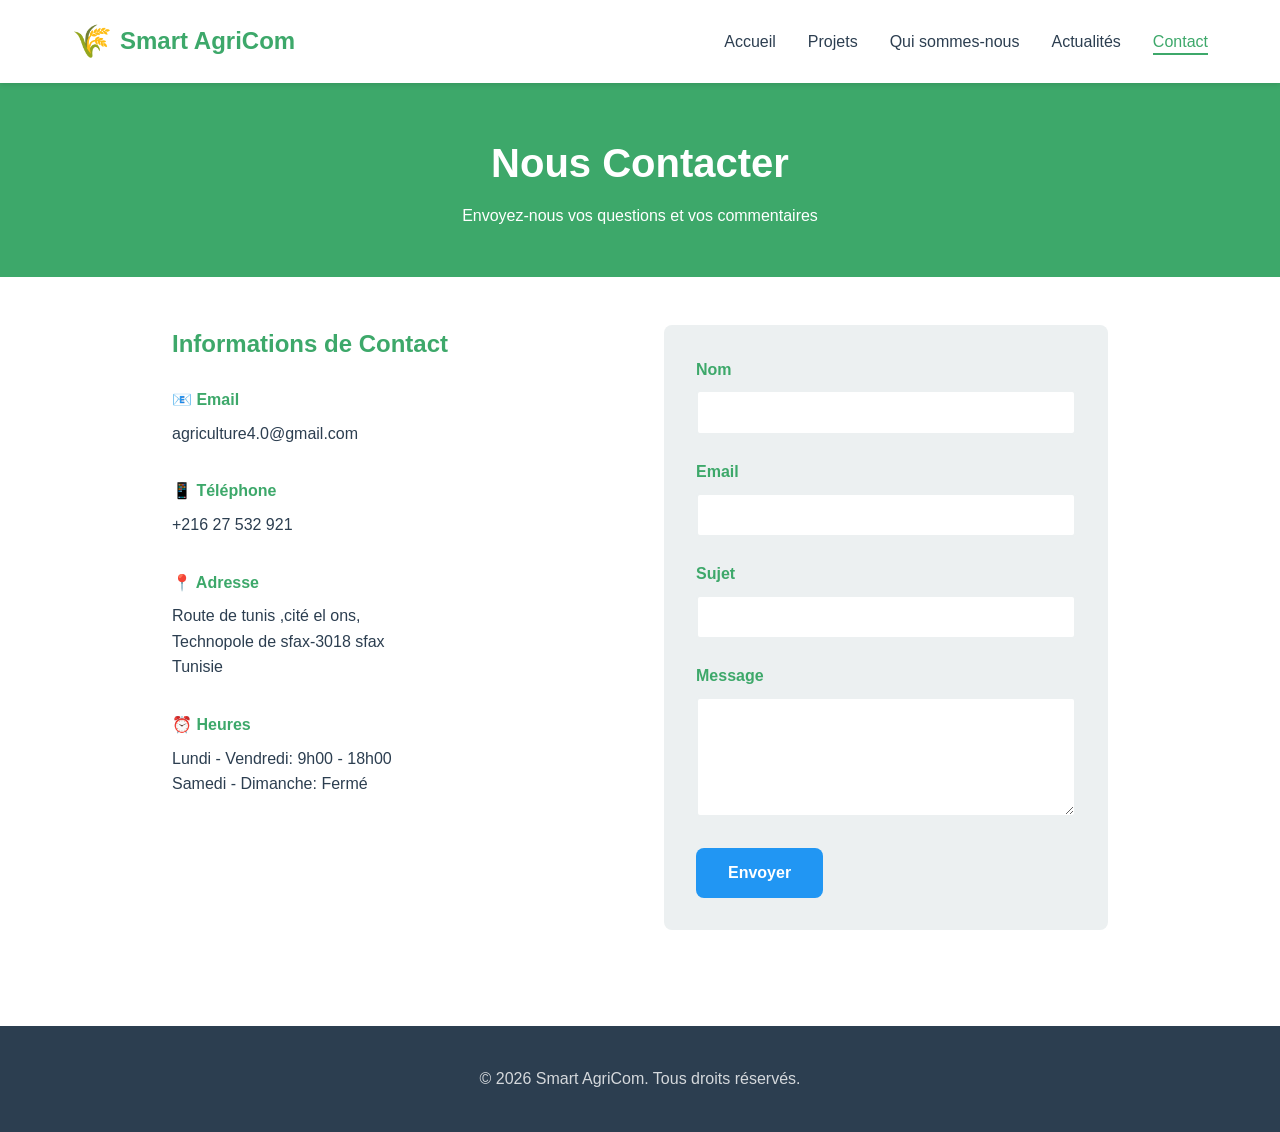
<file: SmartAgriCom with html+css+js - Copie/contact.html>
<!DOCTYPE html>
<html lang="fr">
<head>
    <meta charset="UTF-8">
    <meta name="viewport" content="width=device-width, initial-scale=1.0">
    <title>Contact - Smart AgriCom</title>
    <link rel="stylesheet" href="styles.css">
</head>
<body>
    <nav class="navbar">
        <div class="nav-container">
            <div class="logo">
                <span class="logo-icon">🌾</span>
                <span class="logo-text">Smart AgriCom</span>
            </div>
            <ul class="nav-menu">
                <li><a href="index.html" class="nav-link">Accueil</a></li>
                <li><a href="projets.html" class="nav-link">Projets</a></li>
                <li><a href="about.html" class="nav-link">Qui sommes-nous</a></li>
                <li><a href="news.html" class="nav-link">Actualités</a></li>
                <li><a href="contact.html" class="nav-link active">Contact</a></li>
            </ul>
        </div>
    </nav>

    <section class="contact-header">
        <h1>Nous Contacter</h1>
        <p>Envoyez-nous vos questions et vos commentaires</p>
    </section>

    <section class="contact-container">
        <div class="contact-info">
            <h2>Informations de Contact</h2>
            <div class="info-item">
                <h4>📧 Email</h4>
                <p>agriculture4.0&#64;gmail.com</p>
            </div>
            <div class="info-item">
                <h4>📱 Téléphone</h4>
                <p>+216 27 532 921</p>
            </div>
            <div class="info-item">
                <h4>📍 Adresse</h4>
                <p>Route de tunis ,cité el ons,<br>Technopole de sfax-3018 sfax <br>Tunisie</p>
            </div>
            <div class="info-item">
                <h4>⏰ Heures</h4>
                <p>Lundi - Vendredi: 9h00 - 18h00<br>Samedi - Dimanche: Fermé</p>
            </div>
        </div>

        <form class="contact-form" onsubmit="sendContact(event)">
            <div class="form-group">
                <label for="name">Nom</label>
                <input type="text" id="name" name="name" required>
            </div>

            <div class="form-group">
                <label for="email">Email</label>
                <input type="email" id="email" name="email" required>
            </div>

            <div class="form-group">
                <label for="subject">Sujet</label>
                <input type="text" id="subject" name="subject" required>
            </div>

            <div class="form-group">
                <label for="message">Message</label>
                <textarea id="message" name="message" rows="6" required></textarea>
            </div>

            <button type="submit" class="btn btn-primary">Envoyer</button>
        </form>
    </section>

    <footer class="footer">
        <div class="footer-content">
            <p>&copy; 2026 Smart AgriCom. Tous droits réservés.</p>
        </div>
    </footer>

    <script src="script.js"></script>
</body>
</html>
</file>
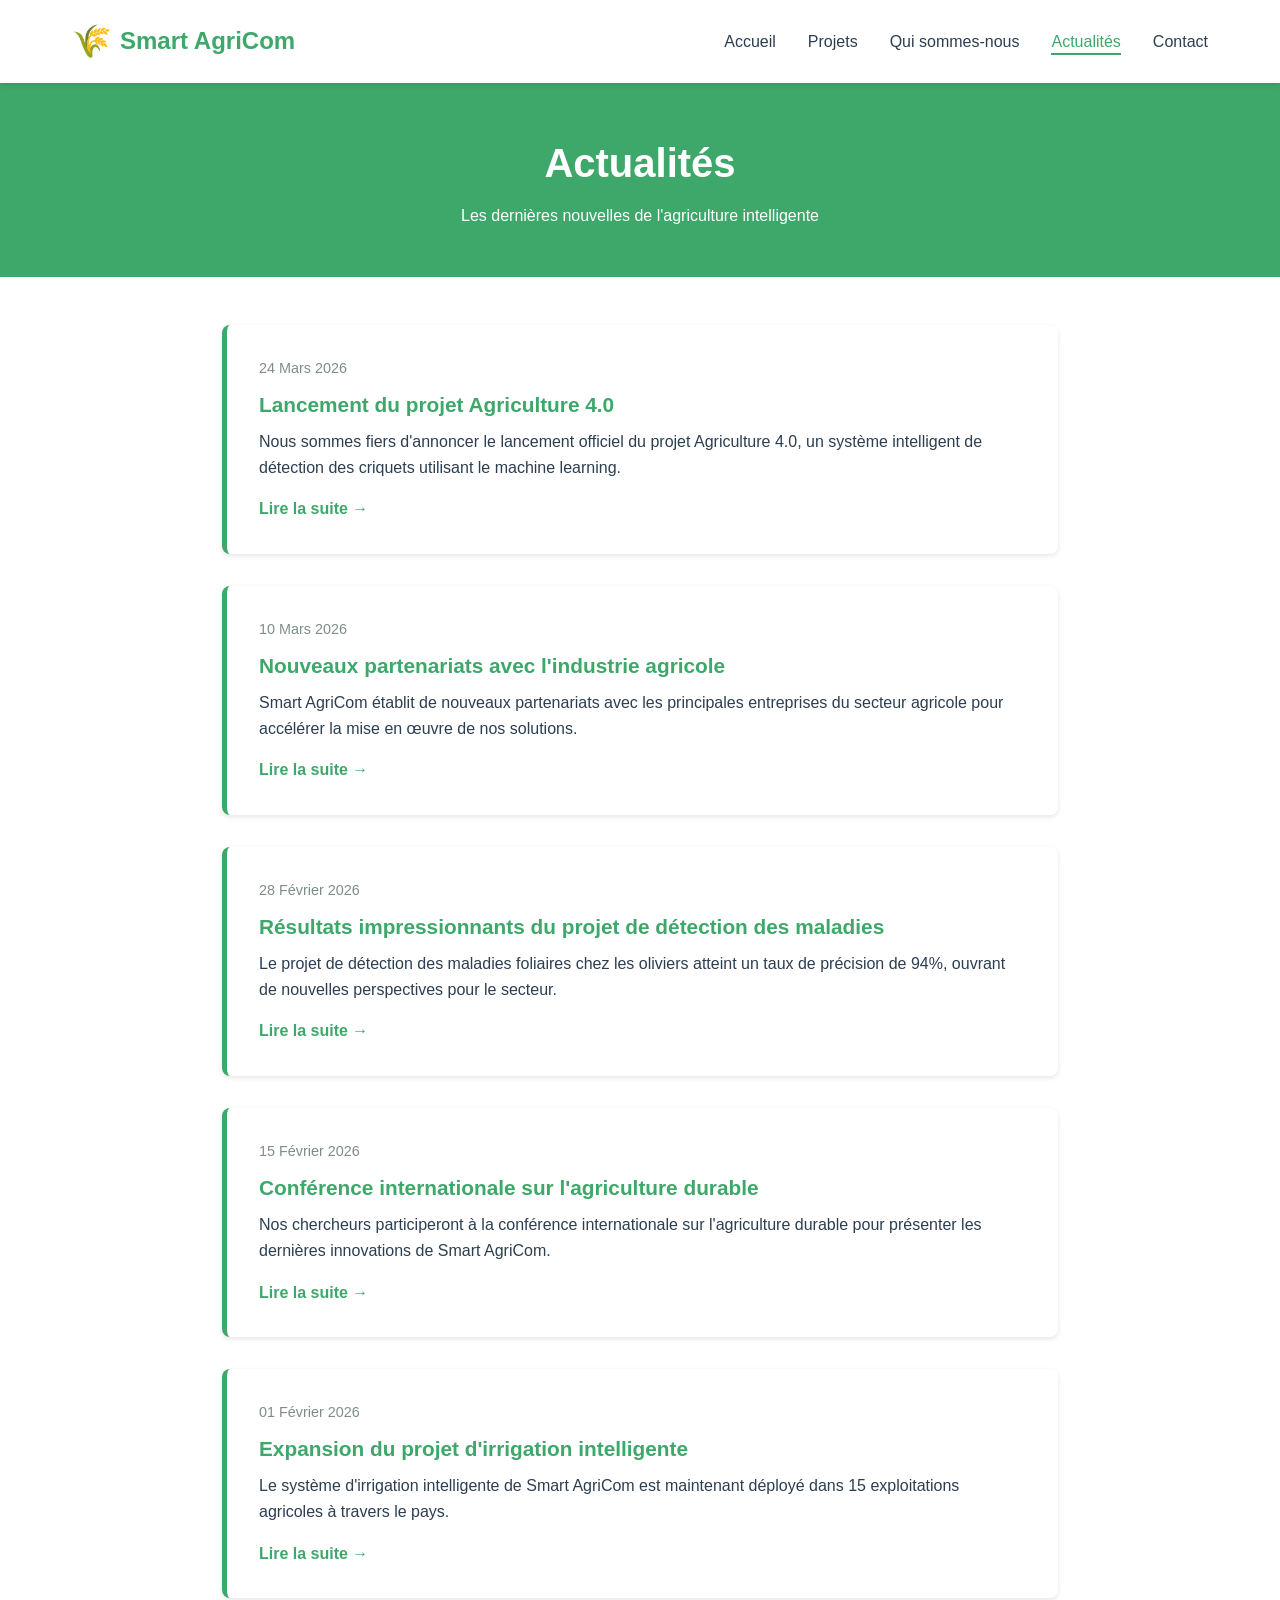
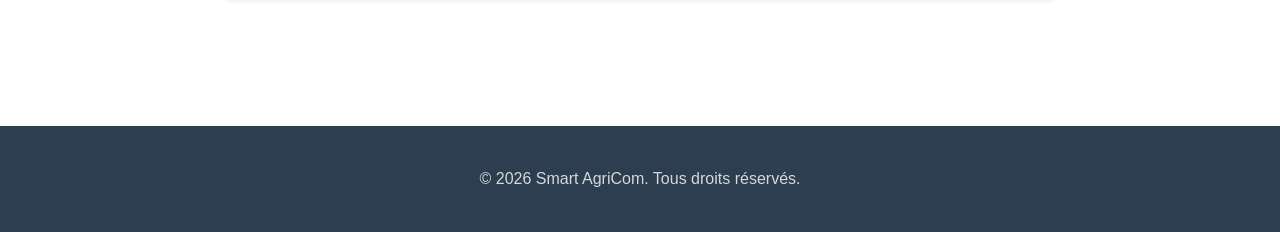
<file: SmartAgriCom with html+css+js - Copie/news.html>
<!DOCTYPE html>
<html lang="fr">
<head>
    <meta charset="UTF-8">
    <meta name="viewport" content="width=device-width, initial-scale=1.0">
    <title>Actualités - Smart AgriCom</title>
    <link rel="stylesheet" href="styles.css">
</head>
<body>
    <nav class="navbar">
        <div class="nav-container">
            <div class="logo">
                <span class="logo-icon">🌾</span>
                <span class="logo-text">Smart AgriCom</span>
            </div>
            <ul class="nav-menu">
                <li><a href="index.html" class="nav-link">Accueil</a></li>
                <li><a href="projets.html" class="nav-link">Projets</a></li>
                <li><a href="about.html" class="nav-link">Qui sommes-nous</a></li>
                <li><a href="news.html" class="nav-link active">Actualités</a></li>
                <li><a href="contact.html" class="nav-link">Contact</a></li>
            </ul>
        </div>
    </nav>

    <section class="news-header">
        <h1>Actualités</h1>
        <p>Les dernières nouvelles de l'agriculture intelligente</p>
    </section>

    <section class="news-container">
        <article class="news-card">
            <div class="news-date">24 Mars 2026</div>
            <h3>Lancement du projet Agriculture 4.0</h3>
            <p>Nous sommes fiers d'annoncer le lancement officiel du projet Agriculture 4.0, un système intelligent de détection des criquets utilisant le machine learning.</p>
            <a href="#" class="read-more">Lire la suite →</a>
        </article>

        <article class="news-card">
            <div class="news-date">10 Mars 2026</div>
            <h3>Nouveaux partenariats avec l'industrie agricole</h3>
            <p>Smart AgriCom établit de nouveaux partenariats avec les principales entreprises du secteur agricole pour accélérer la mise en œuvre de nos solutions.</p>
            <a href="#" class="read-more">Lire la suite →</a>
        </article>

        <article class="news-card">
            <div class="news-date">28 Février 2026</div>
            <h3>Résultats impressionnants du projet de détection des maladies</h3>
            <p>Le projet de détection des maladies foliaires chez les oliviers atteint un taux de précision de 94%, ouvrant de nouvelles perspectives pour le secteur.</p>
            <a href="#" class="read-more">Lire la suite →</a>
        </article>

        <article class="news-card">
            <div class="news-date">15 Février 2026</div>
            <h3>Conférence internationale sur l'agriculture durable</h3>
            <p>Nos chercheurs participeront à la conférence internationale sur l'agriculture durable pour présenter les dernières innovations de Smart AgriCom.</p>
            <a href="#" class="read-more">Lire la suite →</a>
        </article>

        <article class="news-card">
            <div class="news-date">01 Février 2026</div>
            <h3>Expansion du projet d'irrigation intelligente</h3>
            <p>Le système d'irrigation intelligente de Smart AgriCom est maintenant déployé dans 15 exploitations agricoles à travers le pays.</p>
            <a href="#" class="read-more">Lire la suite →</a>
        </article>
    </section>

    <footer class="footer">
        <div class="footer-content">
            <p>&copy; 2026 Smart AgriCom. Tous droits réservés.</p>
        </div>
    </footer>

    <script src="script.js"></script>
</body>
</html>
</file>
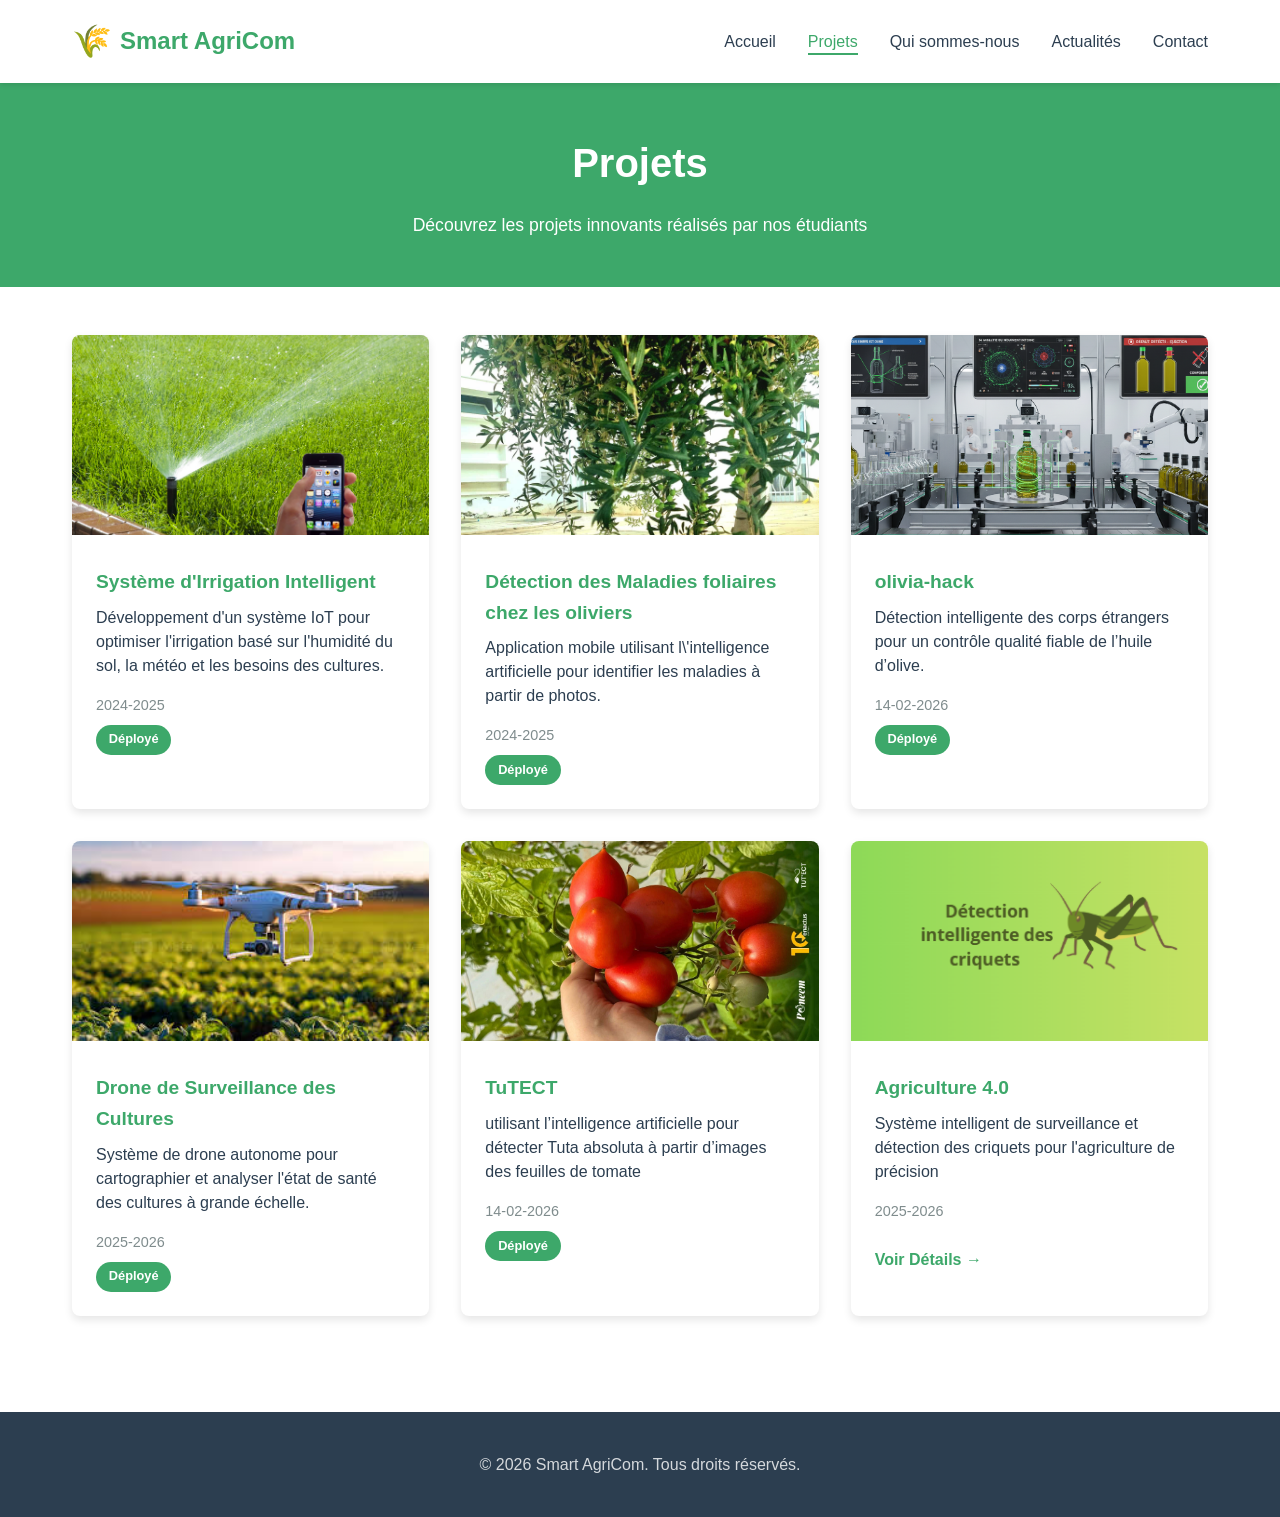
<file: SmartAgriCom with html+css+js - Copie/projets.html>
<!DOCTYPE html>
<html lang="fr">
<head>
    <meta charset="UTF-8">
    <meta name="viewport" content="width=device-width, initial-scale=1.0">
    <title>Projets - Smart AgriCom</title>
    <link rel="stylesheet" href="styles.css">
</head>
<body>
    <nav class="navbar">
        <div class="nav-container">
            <div class="logo">
                <span class="logo-icon">🌾</span>
                <span class="logo-text">Smart AgriCom</span>
            </div>
            <ul class="nav-menu">
                <li><a href="index.html" class="nav-link">Accueil</a></li>
                <li><a href="projets.html" class="nav-link active">Projets</a></li>
                <li><a href="about.html" class="nav-link">Qui sommes-nous</a></li>
                <li><a href="news.html" class="nav-link">Actualités</a></li>
                <li><a href="contact.html" class="nav-link">Contact</a></li>
            </ul>
        </div>
    </nav>

    <section class="projects-header">
        <h1>Projets</h1>
        <p>Découvrez les projets innovants réalisés par nos étudiants</p>
    </section>

    <section class="projects-container">
        <div class="project-card">
            <img src="assets\img\domo.jpg" alt="Système d'Irrigation">
            <div class="project-info">
                <h3>Système d'Irrigation Intelligent</h3>
                <p class="project-desc">Développement d'un système IoT pour optimiser l'irrigation basé sur l'humidité du sol, la météo et les besoins des cultures.</p>
                <p class="project-date">2024-2025</p>
                <span class="deployed-badge">Déployé</span>
            </div>
        </div>

        <div class="project-card">
            <img src="assets/img/20.jpg" alt="Détection Maladies">
            <div class="project-info">
                <h3>Détection des Maladies foliaires chez les oliviers</h3>
                <p class="project-desc">Application mobile utilisant l\'intelligence artificielle pour identifier les maladies à partir de photos.</p>
                <p class="project-date">2024-2025</p>
                <span class="deployed-badge">Déployé</span>
            </div>
        </div>

        <div class="project-card">
            <img src="assets/img/55.png" alt="Olivia-Hack">
            <div class="project-info">
                <h3>olivia-hack</h3>
                <p class="project-desc">Détection intelligente des corps étrangers pour un contrôle qualité fiable de l’huile d’olive.</p>
                <p class="project-date">14-02-2026</p>
                <span class="deployed-badge">Déployé</span>
            </div>
        </div>
        
        <div class="project-card">
            <img src="assets/img/téléchargement (1).jpg" alt="">
            <div class="project-info">
                <h3>Drone de Surveillance des Cultures</h3>
                <p class="project-desc">Système de drone autonome pour cartographier et analyser l'état de santé des cultures à grande échelle.</p>
                <p class="project-date"> 2025-2026 </p>
                <span class="deployed-badge">Déployé</span>
            </div>
        </div>


        <div class="project-card">
            <img src="assets/img/21.jpg" alt="Olivia-Hack">
            <div class="project-info">
                <h3>TuTECT</h3>
                <p class="project-desc">utilisant l’intelligence artificielle pour détecter Tuta absoluta à partir d’images des feuilles de tomate</p>
                <p class="project-date">14-02-2026</p>
                <span class="deployed-badge">Déployé</span>
            </div>
        </div>



        <div class="project-card featured">
            <img src="assets/img/88.png" alt="Agriculture 4.0">
            <div class="project-info">
                <h3>Agriculture 4.0</h3>
                <p class="project-desc">Système intelligent de surveillance et détection des criquets pour l'agriculture de précision</p>
                <p class="project-date">2025-2026</p>
                <a href="agriculture4.html" class="view-btn">Voir Détails →</a>
            </div>
        </div>
    </section>

    <footer class="footer">
        <div class="footer-content">
            <p>&copy; 2026 Smart AgriCom. Tous droits réservés.</p>
        </div>
    </footer>

    <script src="script.js"></script>
</body>
</html>
</file>
<file: SmartAgriCom with html+css+js - Copie/styles.css>
* {
    margin: 0;
    padding: 0;
    box-sizing: border-box;
}

:root {
    --primary-green: #3da86a;
    --dark-green: #2d8f56;
    --light-green: #e8f5e9;
    --text-dark: #2c3e50;
    --text-light: #7f8c8d;
    --danger-red: #e74c3c;
    --success-green: #27ae60;
    --light-gray: #ecf0f1;
}

html {
    scroll-behavior: smooth;
}

body {
    font-family: 'Segoe UI', Tahoma, Geneva, Verdana, sans-serif;
    line-height: 1.6;
    color: var(--text-dark);
    background: #fff;
}

/* Navigation Bar */
.navbar {
    background-color: #fff;
    box-shadow: 0 2px 5px rgba(0, 0, 0, 0.1);
    position: sticky;
    top: 0;
    z-index: 100;
}

.nav-container {
    display: flex;
    justify-content: space-between;
    align-items: center;
    padding: 1rem 2rem;
    max-width: 1200px;
    margin: 0 auto;
}

.logo {
    display: flex;
    align-items: center;
    gap: 0.5rem;
    font-size: 1.5rem;
    font-weight: bold;
    color: var(--primary-green);
}

.logo-icon {
    font-size: 2rem;
}

.nav-menu {
    display: flex;
    list-style: none;
    gap: 2rem;
}

.nav-link {
    text-decoration: none;
    color: var(--text-dark);
    font-weight: 500;
    transition: color 0.3s ease;
    position: relative;
}

.nav-link:hover,
.nav-link.active {
    color: var(--primary-green);
}

.nav-link.active::after {
    content: '';
    position: absolute;
    bottom: -5px;
    left: 0;
    width: 100%;
    height: 2px;
    background-color: var(--primary-green);
}

/* Hero Section */
.hero {
    background: linear-gradient(135deg, rgba(0, 0, 0, 0.5), rgba(0, 0, 0, 0.5)),
                url('assets/img/500.jpg') center/cover;
    color: white;
    text-align: center;
    padding: 8rem 2rem;
    width: 100%;
    position: relative;
    min-height: 500px;
    display: flex;
    align-items: center;
    justify-content: center;
}

.hero-content {
    max-width: 800px;
    margin: 0 auto;
}

.hero-title {
    font-size: 3rem;
    font-weight: bold;
    margin-bottom: 1rem;
    text-shadow: 2px 2px 4px rgba(0, 0, 0, 0.7);
}

.hero-subtitle {
    font-size: 1.2rem;
    text-shadow: 1px 1px 2px rgba(0, 0, 0, 0.7);
}

/* General containers */
.main {
    width: 100%;
}

.container {
    max-width: 1280px;
    margin: 0 auto;
    padding: 0 1rem;
}

.container-xl {
    max-width: 1280px;
    margin: 0 auto;
    padding: 0 1rem;
}

.dark-background {
    background-color: #1a1a1a;
    color: white;
}

.section {
    position: relative;
}

/* Carousel Hero */
.carousel-hero {
    width: 100%;
    position: relative;
}

.carousel-item {
    position: relative;
    width: 100%;
    height: 500px;
    display: block;
}

.carousel-item.active {
    display: block;
}

.carousel-item img {
    width: 100%;
    height: 100%;
    object-fit: cover;
    opacity: 0.6;
}

.carousel-container {
    position: absolute;
    top: 50%;
    left: 50%;
    transform: translate(-50%, -50%);
    text-align: center;
    color: white;
    z-index: 10;
    width: 100%;
    padding: 0 2rem;
}

.carousel-container h2 {
    font-size: 3rem;
    font-weight: bold;
    margin-bottom: 1rem;
    text-shadow: 2px 2px 4px rgba(0, 0, 0, 0.7);
}

.carousel-container p {
    font-size: 1.2rem;
    text-shadow: 1px 1px 2px rgba(0, 0, 0, 0.7);
    max-width: 800px;
    margin: 0 auto;
}

/* Features */
.features {
    padding: 5rem 0;
    background-color: #f8f9fa;
}

.section-title {
    text-align: center;
    font-size: 2.5rem;
    color: #2d5016;
    margin-bottom: 3rem;
    font-weight: bold;
}

.features-grid {
    display: grid;
    grid-template-columns: repeat(auto-fit, minmax(250px, 1fr));
    gap: 2rem;
}

.feature-card {
    background: white;
    padding: 2rem;
    border-radius: 15px;
    text-align: center;
    transition: all 0.3s ease;
    box-shadow: 0 2px 10px rgba(0, 0, 0, 0.05);
}

.feature-card:hover {
    transform: translateY(-10px);
    box-shadow: 0 10px 30px rgba(0, 0, 0, 0.1);
}

.feature-icon {
    font-size: 3rem;
    margin-bottom: 1rem;
    display: inline-block;
}

.feature-card h3 {
    color: #3d6b1f;
    margin-bottom: 1rem;
    font-size: 1.3rem;
    font-weight: 600;
}

.feature-card p {
    color: #666;
    line-height: 1.6;
}

/* Team Section */
.equipe {
    padding: 5rem 0;
    background: #f8f9fa;
}

.equipe h2 {
    text-align: center;
    font-size: 2.5rem;
    color: #2d5016;
    margin-bottom: 3rem;
}

.equipe-grid {
    display: grid;
    grid-template-columns: repeat(4, minmax(0, 1fr));
    gap: 2rem;
}

.membre-card {
    background: white;
    border-radius: 15px;
    padding: 2rem;
    text-align: center;
    display: flex;
    flex-direction: column;
    justify-content: space-between;
    min-height: 420px;
    box-shadow: 0 5px 20px rgba(0, 0, 0, 0.08);
    transition: transform 0.3s ease;
}

.membre-card:hover {
    transform: translateY(-8px);
}

.membre-top {
    display: flex;
    flex-direction: column;
    align-items: center;
}

.membre-photo {
    width: 140px;
    height: 140px;
    border-radius: 50%;
    overflow: hidden;
    border: 5px solid #6fb73e;
    margin-bottom: 1rem;
    flex-shrink: 0;
}

.membre-photo img {
    width: 100%;
    height: 100%;
    object-fit: cover;
}

.membre-card h3 {
    font-size: 1.2rem;
    color: #2d5016;
    margin-bottom: 0.3rem;
    min-height: 40px;
}

.membre-role {
    color: #6fb73e;
    font-weight: 600;
    margin-bottom: 1rem;
    min-height: 25px;
}

.membre-card p {
    color: #666;
    font-size: 0.95rem;
    line-height: 1.6;
}

/* Services / Carousel */
.services {
    padding: 5rem 0;
    background: #111827;
}

.carousel {
    position: relative;
    max-width: 1000px;
    margin: 0 auto;
}

.viewport {
    overflow: hidden;
    border-radius: 10px;
}

.track {
    display: flex;
    gap: 1.5rem;
    transition: transform 0.5s ease-in-out;
    will-change: transform;
}

.slide {
    min-width: calc(33.333% - 1rem);
    height: 24rem;
    border-radius: 0.75rem;
    overflow: hidden;
    flex-shrink: 0;
}

.slide img {
    width: 100%;
    height: 100%;
    object-fit: cover;
    transition: transform 0.4s ease;
    display: block;
}

.slide:hover img {
    transform: scale(1.05);
}

.nav {
    position: absolute;
    top: 50%;
    transform: translateY(-50%);
    background: white;
    border: none;
    padding: 0.75rem;
    border-radius: 50%;
    cursor: pointer;
    font-size: 1.5rem;
    width: 45px;
    height: 45px;
    display: flex;
    align-items: center;
    justify-content: center;
    z-index: 20;
    transition: all 0.3s ease;
}

.nav:hover {
    background: #e0e0e0;
    transform: translateY(-50%) scale(1.1);
}

.prev {
    left: 10px;
}

.next {
    right: 10px;
}

.dots {
    display: flex;
    justify-content: center;
    gap: 0.75rem;
    margin-top: 2rem;
}

.dots .dot {
    height: 0.5rem;
    width: 0.5rem;
    background: #4b5563;
    border-radius: 999px;
    cursor: pointer;
    transition: all 0.3s ease;
}

.dots .dot:hover {
    background: #6b7280;
}

.dots .dot.active {
    width: 2rem;
    background: #22c55e;
}

/* Projects */
.projects-header {
    background-color: var(--primary-green);
    color: white;
    text-align: center;
    padding: 3rem 2rem;
}

.projects-header h1 {
    font-size: 2.5rem;
    margin-bottom: 1rem;
}

.projects-header p {
    font-size: 1.1rem;
}

.projects-container {
    display: grid;
    grid-template-columns: repeat(auto-fit, minmax(300px, 1fr));
    gap: 2rem;
    padding: 3rem 2rem;
    max-width: 1200px;
    margin: 0 auto;
}

.project-card {
    background: white;
    border-radius: 8px;
    overflow: hidden;
    box-shadow: 0 4px 8px rgba(0, 0, 0, 0.1);
    transition: transform 0.3s ease, box-shadow 0.3s ease;
    cursor: pointer;
}

.project-card:hover {
    transform: translateY(-5px);
    box-shadow: 0 6px 12px rgba(0, 0, 0, 0.15);
}

.project-card img {
    width: 100%;
    height: 200px;
    object-fit: cover;
}

.project-info {
    padding: 1.5rem;
}

.project-info h3 {
    color: var(--primary-green);
    margin-bottom: 0.5rem;
    font-size: 1.2rem;
}

.project-date {
    color: var(--text-light);
    font-size: 0.9rem;
    margin-bottom: 0.5rem;
}

.project-desc {
    color: var(--text-dark);
    margin-bottom: 1rem;
    line-height: 1.5;
}

.deployed-badge {
    display: inline-block;
    background-color: var(--primary-green);
    color: white;
    padding: 0.3rem 0.8rem;
    border-radius: 20px;
    font-size: 0.8rem;
    font-weight: bold;
}

.project-card.featured {
    grid-column: span 1;
}

.view-btn {
    display: inline-block;
    margin-top: 1rem;
    color: var(--primary-green);
    text-decoration: none;
    font-weight: bold;
    transition: color 0.3s ease;
}

.view-btn:hover {
    color: var(--dark-green);
}

/* Project Detail */
.back-link {
    display: inline-block;
    margin: 2rem;
    color: var(--primary-green);
    text-decoration: none;
    font-weight: bold;
}

.back-link:hover {
    text-decoration: underline;
}

.project-detail-header {
    background-color: var(--primary-green);
    color: white;
    text-align: center;
    padding: 3rem 2rem;
}

.project-detail-header h1 {
    font-size: 2.5rem;
    margin-bottom: 0.5rem;
}

.project-tagline {
    font-size: 1.1rem;
    margin-bottom: 1.5rem;
}

.project-meta {
    display: flex;
    justify-content: center;
    gap: 2rem;
    font-size: 1rem;
}

.project-image {
    padding: 2rem;
    max-width: 1200px;
    margin: 0 auto;
}

.project-image img {
    width: 100%;
    border-radius: 8px;
}

/* Statistics */
.statistics {
    display: grid;
    grid-template-columns: repeat(auto-fit, minmax(250px, 1fr));
    gap: 1.5rem;
    padding: 2rem;
    max-width: 1200px;
    margin: 0 auto;
}

.stat-card {
    background-color: var(--light-green);
    padding: 2rem;
    border-radius: 8px;
    text-align: center;
    border-left: 5px solid var(--primary-green);
}

.stat-card h3 {
    color: var(--text-light);
    font-size: 0.9rem;
    letter-spacing: 1px;
    margin-bottom: 1rem;
}

.stat-number {
    font-size: 2.5rem;
    font-weight: bold;
    color: var(--primary-green);
}

.stat-card.cricket .stat-number {
    color: var(--primary-green);
}

.stat-card.insects .stat-number {
    color: var(--danger-red);
}

/* Control Panel */
.control-panel {
    display: flex;
    gap: 1.5rem;
    padding: 2rem;
    max-width: 1200px;
    margin: 0 auto;
    flex-wrap: wrap;
    justify-content: center;
}

.btn {
    padding: 1rem 2rem;
    border: none;
    border-radius: 8px;
    font-size: 1rem;
    font-weight: bold;
    cursor: pointer;
    transition: all 0.3s ease;
}

.btn-primary {
    background-color: #2196F3;
    color: white;
}

.btn-primary:hover {
    background-color: #0b7dda;
    transform: translateY(-2px);
    box-shadow: 0 4px 8px rgba(33, 150, 243, 0.3);
}

.btn-success {
    background-color: var(--primary-green);
    color: white;
}

.btn-success:hover {
    background-color: var(--dark-green);
    transform: translateY(-2px);
    box-shadow: 0 4px 8px rgba(61, 168, 106, 0.3);
}

.btn-danger {
    background-color: var(--danger-red);
    color: white;
}

.btn-danger:hover {
    background-color: #c0392b;
    transform: translateY(-2px);
    box-shadow: 0 4px 8px rgba(231, 76, 60, 0.3);
}

/* Status Section */
.status-section {
    padding: 1rem 2rem;
    max-width: 1200px;
    margin: 0 auto;
}

.status-label {
    color: var(--text-light);
}

.status-badge {
    background-color: var(--light-green);
    color: var(--primary-green);
    padding: 0.3rem 0.8rem;
    border-radius: 4px;
    font-weight: bold;
}

/* Measurements */
.measurements-section {
    display: grid;
    grid-template-columns: repeat(auto-fit, minmax(300px, 1fr));
    gap: 2rem;
    padding: 2rem;
    max-width: 1200px;
    margin: 0 auto;
}

.measurement {
    background-color: var(--light-gray);
    padding: 2rem;
    border-radius: 8px;
    border-left: 5px solid var(--primary-green);
}

.measurement h3 {
    color: var(--primary-green);
    margin-bottom: 1.5rem;
    font-size: 1.3rem;
}

.measurement-item {
    margin-bottom: 1.5rem;
    padding-bottom: 1.5rem;
    border-bottom: 1px solid rgba(0, 0, 0, 0.1);
}

.measurement-item:last-child {
    border-bottom: none;
    margin-bottom: 0;
    padding-bottom: 0;
}

.item-title {
    color: var(--text-dark);
    font-weight: bold;
    margin-bottom: 0.5rem;
}

.item-time {
    color: var(--text-light);
    font-size: 0.9rem;
    margin-bottom: 0.5rem;
}

.progress-bar {
    background-color: #ddd;
    height: 25px;
    border-radius: 4px;
    overflow: hidden;
}

.progress {
    background-color: var(--primary-green);
    color: white;
    height: 100%;
    display: flex;
    align-items: center;
    justify-content: center;
    font-size: 0.8rem;
    font-weight: bold;
    transition: width 0.3s ease;
}

.progress.red {
    background-color: var(--danger-red);
}

/* Technologies */
.technologies {
    padding: 3rem 2rem;
    background-color: var(--light-green);
    max-width: 1200px;
    margin: 0 auto;
}

.technologies h3 {
    color: var(--primary-green);
    text-align: center;
    font-size: 1.8rem;
    margin-bottom: 2rem;
}

.tech-grid {
    display: grid;
    grid-template-columns: repeat(auto-fit, minmax(200px, 1fr));
    gap: 1.5rem;
}

.tech-item {
    background-color: white;
    padding: 1.5rem;
    border-radius: 8px;
    text-align: center;
    border-top: 4px solid var(--primary-green);
}

.tech-item h4 {
    color: var(--primary-green);
    margin-bottom: 0.5rem;
}

.tech-item p {
    color: var(--text-light);
    font-size: 0.9rem;
}

/* About */
.about-header,
.news-header,
.contact-header {
    background-color: var(--primary-green);
    color: white;
    text-align: center;
    padding: 3rem 2rem;
}

.about-header h1,
.news-header h1,
.contact-header h1 {
    font-size: 2.5rem;
    margin-bottom: 0.5rem;
}

.about-content {
    max-width: 1200px;
    margin: 0 auto;
    padding: 3rem 2rem;
}

.about-section {
    margin-bottom: 3rem;
}

.about-section h2 {
    color: var(--primary-green);
    font-size: 1.8rem;
    margin-bottom: 1rem;
    border-bottom: 3px solid var(--primary-green);
    padding-bottom: 0.5rem;
}

.about-section p {
    color: var(--text-dark);
    line-height: 1.8;
    margin-bottom: 1rem;
}

.values-list,
.projects-list {
    list-style: none;
}

.values-list li,
.projects-list li {
    padding: 0.8rem 0;
    color: var(--text-dark);
    border-bottom: 1px solid var(--light-gray);
}

.values-list li:last-child,
.projects-list li:last-child {
    border-bottom: none;
}

/* News */
.news-container {
    max-width: 900px;
    margin: 0 auto;
    padding: 3rem 2rem;
}

.news-card {
    background-color: white;
    padding: 2rem;
    border-radius: 8px;
    box-shadow: 0 2px 5px rgba(0, 0, 0, 0.1);
    margin-bottom: 2rem;
    border-left: 5px solid var(--primary-green);
    transition: box-shadow 0.3s ease;
}

.news-card:hover {
    box-shadow: 0 4px 10px rgba(0, 0, 0, 0.15);
}

.news-date {
    color: var(--text-light);
    font-size: 0.9rem;
    margin-bottom: 0.5rem;
}

.news-card h3 {
    color: var(--primary-green);
    font-size: 1.3rem;
    margin-bottom: 0.5rem;
}

.news-card p {
    color: var(--text-dark);
    line-height: 1.6;
    margin-bottom: 1rem;
}

.read-more {
    color: var(--primary-green);
    text-decoration: none;
    font-weight: bold;
    transition: color 0.3s ease;
}

.read-more:hover {
    color: var(--dark-green);
}

/* Contact */
.contact-container {
    display: grid;
    grid-template-columns: 1fr 1fr;
    gap: 3rem;
    max-width: 1000px;
    margin: 0 auto;
    padding: 3rem 2rem;
}

.contact-info h2 {
    color: var(--primary-green);
    font-size: 1.5rem;
    margin-bottom: 1.5rem;
}

.info-item {
    margin-bottom: 2rem;
}

.info-item h4 {
    color: var(--primary-green);
    margin-bottom: 0.5rem;
}

.info-item p {
    color: var(--text-dark);
}

.contact-form {
    background-color: var(--light-gray);
    padding: 2rem;
    border-radius: 8px;
}

.form-group {
    margin-bottom: 1.5rem;
}

.form-group label {
    display: block;
    color: var(--primary-green);
    font-weight: bold;
    margin-bottom: 0.5rem;
}

.form-group input,
.form-group textarea {
    width: 100%;
    padding: 0.8rem;
    border: 2px solid var(--light-gray);
    border-radius: 4px;
    font-family: inherit;
    color: var(--text-dark);
    transition: border-color 0.3s ease;
}

.form-group input:focus,
.form-group textarea:focus {
    outline: none;
    border-color: var(--primary-green);
}

/* Footer */
.footer {
    background-color: var(--text-dark);
    color: white;
    text-align: center;
    padding: 2rem;
    margin-top: 3rem;
}

.footer-top {
    padding: 3rem 0 2rem;
    border-bottom: 1px solid rgba(255, 255, 255, 0.1);
}

.footer-grid {
    display: grid;
    grid-template-columns: repeat(auto-fit, minmax(250px, 1fr));
    gap: 2rem;
}

.sitename {
    font-size: 1.5rem;
    font-weight: bold;
    color: var(--primary-green);
    margin-bottom: 1rem;
    display: block;
}

.footer-contact {
    line-height: 1.8;
}

.footer-contact p {
    margin-bottom: 0.5rem;
    color: rgba(255, 255, 255, 0.8);
}

.footer-links h4 {
    color: var(--primary-green);
    margin-bottom: 1rem;
    font-size: 1.1rem;
}

.footer-links ul {
    list-style: none;
}

.footer-links li {
    margin-bottom: 0.5rem;
}

.footer-links a {
    color: rgba(255, 255, 255, 0.8);
    text-decoration: none;
    transition: color 0.3s ease;
    cursor: pointer;
}

.footer-links a:hover {
    color: var(--primary-green);
}

.footer-bottom {
    display: flex;
    justify-content: space-between;
    align-items: center;
    flex-wrap: wrap;
    gap: 1rem;
    padding: 1.5rem 0;
}

.copyright-text {
    flex: 1;
}

.copyright-text p,
.footer-content p {
    color: rgba(255, 255, 255, 0.8);
    margin: 0.5rem 0;
}

.social-links {
    display: flex;
    gap: 1.5rem;
}

.social-links a {
    color: white;
    font-size: 1.2rem;
    transition: color 0.3s ease;
    text-decoration: none;
}

.social-links a:hover {
    color: var(--primary-green);
}

/* Responsive */
@media (max-width: 1024px) {
    .slide {
        min-width: calc(50% - 0.75rem);
        height: 20rem;
    }

    .carousel-container h2 {
        font-size: 2rem;
    }

    .carousel-container p {
        font-size: 1rem;
    }

    .section-title {
        font-size: 2rem;
    }
}

@media (max-width: 992px) {
    .about-content {
        max-width: 900px;
    }

    .equipe-grid {
        grid-template-columns: repeat(2, 1fr);
    }
}

@media (max-width: 768px) {
    .slide {
        min-width: 100%;
        height: 16rem;
    }

    .carousel-container h2,
    .hero-title {
        font-size: 1.5rem;
    }

    .carousel-container p,
    .hero-subtitle {
        font-size: 0.9rem;
    }

    .hero {
        min-height: 300px;
    }

    .carousel-item {
        height: 300px;
    }

    .section-title {
        font-size: 1.8rem;
        margin-bottom: 2rem;
    }

    .features {
        padding: 3rem 0;
    }

    .features-grid,
    .projects-container,
    .measurements-section,
    .contact-container {
        grid-template-columns: 1fr;
    }

    .carousel-container {
        padding: 0 1rem;
    }

    .nav-menu {
        gap: 1rem;
    }

    .project-meta,
    .control-panel {
        flex-direction: column;
        gap: 1rem;
    }

    .btn {
        width: 100%;
    }
}

@media (max-width: 600px) {
    .about-content {
        max-width: 100%;
        padding: 2rem 1rem;
    }

    .equipe-grid {
        grid-template-columns: 1fr;
    }

    .membre-card {
        min-height: auto;
    }
}

@media (max-width: 480px) {
    .nav-container {
        flex-direction: column;
        gap: 1rem;
    }

    .nav-menu {
        flex-direction: column;
        gap: 0.5rem;
        text-align: center;
    }

    .hero-title,
    .projects-header h1,
    .news-header h1,
    .contact-header h1,
    .about-header h1 {
        font-size: 1.8rem;
    }

    .carousel-container h2 {
        font-size: 1.2rem;
    }

    .carousel-container p {
        font-size: 0.8rem;
    }

    .hero {
        min-height: 250px;
    }

    .carousel-item {
        height: 250px;
    }

    .features-grid {
        gap: 1rem;
    }

    .feature-card {
        padding: 1rem;
    }

    .feature-icon {
        font-size: 2rem;
    }

    .feature-card h3 {
        font-size: 1rem;
    }

    .feature-card p {
        font-size: 0.9rem;
    }

    .section-title {
        font-size: 1.5rem;
    }

    .slide {
        height: 12rem;
    }

    .nav {
        padding: 0.4rem;
        width: 30px;
        height: 30px;
        font-size: 1rem;
    }

    .dots .dot {
        height: 0.4rem;
        width: 0.4rem;
    }

    .dots .dot.active {
        width: 1.5rem;
    }

    .container,
    .container-xl {
        padding: 0 0.5rem;
    }

    .features,
    .services {
        padding: 2rem 0;
    }

    .membre-photo {
        width: 110px;
        height: 110px;
    }
}
</file>
<file: SmartAgriCom with html+css+js - Copie/criquets.css>
* {
    margin: 0;
    padding: 0;
    box-sizing: border-box;
}

html {
    scroll-behavior: smooth;
}

body {
    font-family: 'Segoe UI', Tahoma, Geneva, Verdana, sans-serif;
    line-height: 1.6;
    color: #2c3e50;
    background-color: #fff;
}

.container {
    max-width: 1280px;
    margin: 0 auto;
    padding: 0 1rem;
}

.hidden {
    display: none !important;
}

/* ===== HEADER BACK ===== */
.header-back {
    background: #f5f5f5;
    padding: 1rem 0;
    border-bottom: 1px solid #e0e0e0;
}

.back-link {
    color: #3d6b1f;
    text-decoration: none;
    font-weight: 600;
    transition: all 0.3s ease;
    display: inline-block;
    cursor: pointer;
}

.back-link:hover {
    color: #2d5016;
    transform: translateX(-5px);
}

/* ===== PROJECT HEADER ===== */
.projet-header {
    background: linear-gradient(135deg, #3d6b1f 0%, #6fb73e 100%);
    color: white;
    padding: 3rem 0;
    text-align: center;
}

.projet-header h1 {
    font-size: 2.5rem;
    margin-bottom: 1rem;
    font-weight: bold;
}

.projet-header p {
    font-size: 1.1rem;
    opacity: 0.95;
    margin-bottom: 1.5rem;
}

.projet-meta {
    display: flex;
    gap: 2rem;
    justify-content: center;
    flex-wrap: wrap;
}

.meta-item {
    font-size: 1rem;
}

/* ===== DETAIL CONTENT ===== */
.detail-content {
    padding: 3rem 0;
}

.project-image {
    margin-bottom: 3rem;
    border-radius: 15px;
    overflow: hidden;
    box-shadow: 0 10px 30px rgba(0, 0, 0, 0.1);
}

.project-image img {
    width: 100%;
    height: 400px;
    object-fit: cover;
    display: block;
}

/* ===== DASHBOARD ===== */
.dashboard {
    background: white;
    border-radius: 15px;
    padding: 2rem;
    box-shadow: 0 5px 20px rgba(0, 0, 0, 0.08);
}

/* STATISTICS ROW */
.stats-row {
    display: grid;
    grid-template-columns: repeat(auto-fit, minmax(200px, 1fr));
    gap: 1.5rem;
    margin-bottom: 2rem;
}

.stat-card {
    background: linear-gradient(135deg, #f5f5f5 0%, #e8f5e9 100%);
    padding: 1.5rem;
    border-radius: 12px;
    text-align: center;
    border: 2px solid #e0e0e0;
}

.stat-label {
    color: #666;
    font-size: 0.9rem;
    font-weight: 600;
    text-transform: uppercase;
    margin-bottom: 0.5rem;
    letter-spacing: 1px;
}

.stat-value {
    font-size: 2.5rem;
    font-weight: 800;
    color: #2d5016;
}

/* ACTIONS ROW */
.actions-row {
    display: grid;
    grid-template-columns: repeat(auto-fit, minmax(150px, 1fr));
    gap: 1rem;
    margin-bottom: 2rem;
}

.action-btn {
    padding: 1rem 1.5rem;
    border: none;
    border-radius: 8px;
    font-size: 1rem;
    font-weight: 600;
    cursor: pointer;
    transition: all 0.3s ease;
    text-align: center;
}

.btn-start {
    background: #4caf50;
    color: white;
}

.btn-start:hover {
    background: #45a049;
    transform: translateY(-2px);
    box-shadow: 0 5px 15px rgba(76, 175, 80, 0.3);
}

.btn-stop {
    background: #f44336;
    color: white;
}

.btn-stop:hover {
    background: #da190b;
    transform: translateY(-2px);
    box-shadow: 0 5px 15px rgba(244, 67, 54, 0.3);
}

.btn-upload-image {
    background: #5c6bc0;
    color: white;
}

.btn-upload-image:hover {
    background: #3f51b5;
    transform: translateY(-2px);
    box-shadow: 0 5px 15px rgba(92, 107, 192, 0.3);
}

.btn-test-green {
    background: #81c784;
    color: white;
}

.btn-test-green:hover {
    background: #66bb6a;
    transform: translateY(-2px);
    box-shadow: 0 5px 15px rgba(129, 199, 132, 0.3);
}

.btn-test-red {
    background: #e87169;
    color: white;
}

.btn-test-red:hover {
    background: #ec4827;
    transform: translateY(-2px);
    box-shadow: 0 5px 15px rgba(232, 113, 105, 0.3);
}

/* STATUS BAR */
.status-bar {
    padding: 1rem;
    background: #f9f9f9;
    border-radius: 8px;
    margin-bottom: 2rem;
    display: flex;
    align-items: center;
    gap: 1rem;
}

.status-label {
    font-weight: 600;
    color: #333;
}

.status-deploye {
    background: #c8e6c9;
    color: #1b5e20;
    padding: 0.5rem 1rem;
    border-radius: 20px;
    font-weight: 600;
}

.status-encours {
    background: #ffe0b2;
    color: #e65100;
    padding: 0.5rem 1rem;
    border-radius: 20px;
    font-weight: 600;
}

.status-prototype {
    background: #bbdefb;
    color: #01579b;
    padding: 0.5rem 1rem;
    border-radius: 20px;
    font-weight: 600;
}

/* CAMERA SECTION */
.camera-section {
    background: #f9f9f9;
    padding: 2rem;
    border-radius: 10px;
    margin-bottom: 2rem;
}

.camera-section h3 {
    color: #2d5016;
    margin-bottom: 1.5rem;
    font-size: 1.2rem;
}

.camera-container {
    position: relative;
    width: 100%;
    max-width: 600px;
    margin: 0 auto;
    background: #000;
    border-radius: 10px;
    overflow: hidden;
    box-shadow: 0 5px 15px rgba(0, 0, 0, 0.2);
}

#camera-video {
    width: 100%;
    height: auto;
    display: block;
    transform: scaleX(-1);
}

.camera-overlay {
    position: absolute;
    top: 0;
    left: 0;
    right: 0;
    bottom: 0;
    pointer-events: none;
}

.detection-info {
    position: absolute;
    bottom: 0;
    left: 0;
    right: 0;
    background: rgba(0, 0, 0, 0.7);
    color: white;
    padding: 1rem;
    text-align: center;
}

.detection-info p {
    margin: 0;
    font-weight: 600;
    margin-bottom: 0.5rem;
}

.detection-counter {
    font-size: 0.9rem;
    color: #81c784;
}

.detection-counter strong {
    color: #4caf50;
    font-size: 1.1rem;
}

/* IMAGE DETECTION SECTION */
.image-detection-section {
    background: #f9f9f9;
    padding: 2rem;
    border-radius: 10px;
    margin-bottom: 2rem;
}

.image-detection-section h3 {
    color: #2d5016;
    margin-bottom: 1.5rem;
    font-size: 1.2rem;
}

.image-detection-container {
    max-width: 700px;
    margin: 0 auto;
    background: white;
    border-radius: 10px;
    overflow: hidden;
    border: 1px solid #e0e0e0;
}

#uploaded-image-preview {
    width: 100%;
    max-height: 420px;
    object-fit: contain;
    display: block;
    background: #f0f0f0;
}

.image-detection-result {
    padding: 1rem;
    border-top: 1px solid #e0e0e0;
    text-align: center;
}

.image-detection-result p {
    font-weight: 600;
    color: #333;
}

/* CONTENT GRID */
.content-grid {
    display: grid;
    grid-template-columns: 1fr 1fr;
    gap: 2rem;
    margin-bottom: 2rem;
}

.latest-section,
.history-section {
    background: #f9f9f9;
    padding: 1.5rem;
    border-radius: 10px;
}

.latest-section h3,
.history-section h3 {
    color: #2d5016;
    margin-bottom: 1.5rem;
    font-size: 1.2rem;
}

.latest-item {
    background: white;
    padding: 1.5rem;
    border-radius: 8px;
    border-left: 5px solid #4caf50;
}

.latest-header {
    display: flex;
    justify-content: space-between;
    align-items: center;
    margin-bottom: 0.5rem;
}

.latest-title {
    font-weight: 600;
    color: #333;
}

.latest-percentage {
    background: #e3f2fd;
    color: #1976d2;
    padding: 0.3rem 0.8rem;
    border-radius: 15px;
    font-size: 0.9rem;
    font-weight: 600;
}

.latest-time {
    color: #999;
    font-size: 0.9rem;
    margin-bottom: 1rem;
}

.latest-indicator {
    height: 4px;
    border-radius: 2px;
    background: #4caf50;
}

.history-list {
    display: flex;
    flex-direction: column;
    gap: 1rem;
}

.history-item {
    background: white;
    padding: 1rem;
    border-radius: 8px;
    display: flex;
    align-items: center;
    gap: 1rem;
}

.history-marker {
    width: 4px;
    height: 60px;
    border-radius: 2px;
    border-left: 4px solid;
    flex-shrink: 0;
}

.history-info {
    flex: 1;
}

.history-message {
    font-weight: 600;
    color: #333;
    margin-bottom: 0.25rem;
}

.history-time {
    color: #999;
    font-size: 0.9rem;
}

.history-percentage {
    text-align: right;
}

.percentage-value {
    background: #f0f0f0;
    color: #333;
    padding: 0.4rem 0.8rem;
    border-radius: 12px;
    font-weight: 600;
    font-size: 0.9rem;
}

/* TECHNOLOGIES SECTION */
.tech-section {
    background: #f9f9f9;
    padding: 1.5rem;
    border-radius: 10px;
}

.tech-section h3 {
    color: #2d5016;
    margin-bottom: 1rem;
}

.tech-badges {
    display: flex;
    flex-wrap: wrap;
    gap: 0.5rem;
}

.tech-badge {
    background: linear-gradient(135deg, #e8f5e9 0%, #c8e6c9 100%);
    color: #2d5016;
    padding: 0.5rem 1rem;
    border-radius: 20px;
    font-weight: 600;
    font-size: 0.9rem;
}

/* MODAL */
.modal {
    position: fixed;
    top: 0;
    left: 0;
    right: 0;
    bottom: 0;
    background: rgba(0, 0, 0, 0.5);
    display: flex;
    align-items: center;
    justify-content: center;
    z-index: 1000;
}

.modal-content {
    background: white;
    border-radius: 10px;
    box-shadow: 0 5px 20px rgba(0, 0, 0, 0.3);
    max-width: 400px;
    width: 90%;
}

.modal-header {
    display: flex;
    justify-content: space-between;
    align-items: center;
    padding: 1.5rem;
    border-bottom: 1px solid #e0e0e0;
}

.modal-header h2 {
    color: #2d5016;
    font-size: 1.3rem;
    margin: 0;
}

.modal-close {
    background: none;
    border: none;
    font-size: 1.5rem;
    cursor: pointer;
    color: #999;
}

.modal-body {
    padding: 1.5rem;
}

.modal-body p {
    color: #666;
    margin: 0;
}

.modal-footer {
    padding: 1rem 1.5rem;
    border-top: 1px solid #e0e0e0;
    display: flex;
    justify-content: flex-end;
}

.btn-ok {
    background: #3d6b1f;
    color: white;
    padding: 0.7rem 1.5rem;
    border: none;
    border-radius: 5px;
    cursor: pointer;
    font-weight: 600;
    transition: all 0.3s ease;
}

.btn-ok:hover {
    background: #2d5016;
}

/* RESPONSIVE */
@media (max-width: 968px) {
    .project-image img {
        height: 300px;
    }

    .content-grid {
        grid-template-columns: 1fr;
    }

    .actions-row {
        grid-template-columns: 1fr 1fr;
    }

    .projet-header h1 {
        font-size: 1.8rem;
    }

    .projet-meta {
        flex-direction: column;
        gap: 1rem;
    }
}

@media (max-width: 600px) {
    .project-image img {
        height: 250px;
    }

    .stats-row {
        grid-template-columns: 1fr;
    }

    .actions-row {
        grid-template-columns: 1fr;
    }

    .latest-header {
        flex-direction: column;
        align-items: flex-start;
        gap: 0.5rem;
    }

    .projet-header {
        padding: 2rem 0;
    }

    .projet-header h1 {
        font-size: 1.5rem;
    }

    .projet-header p {
        font-size: 1rem;
    }

    .detail-content {
        padding: 2rem 0;
    }

    .dashboard {
        padding: 1.5rem;
    }

    .stat-value {
        font-size: 2rem;
    }

    .action-btn {
        padding: 0.8rem 1rem;
        font-size: 0.9rem;
    }
}

@media (max-width: 360px) {
    .projet-header h1 {
        font-size: 1.3rem;
    }

    .stat-card {
        padding: 1rem;
    }

    .stat-label {
        font-size: 0.8rem;
    }

    .stat-value {
        font-size: 1.8rem;
    }

    .action-btn {
        padding: 0.7rem 0.8rem;
        font-size: 0.85rem;
    }
}
</file>
